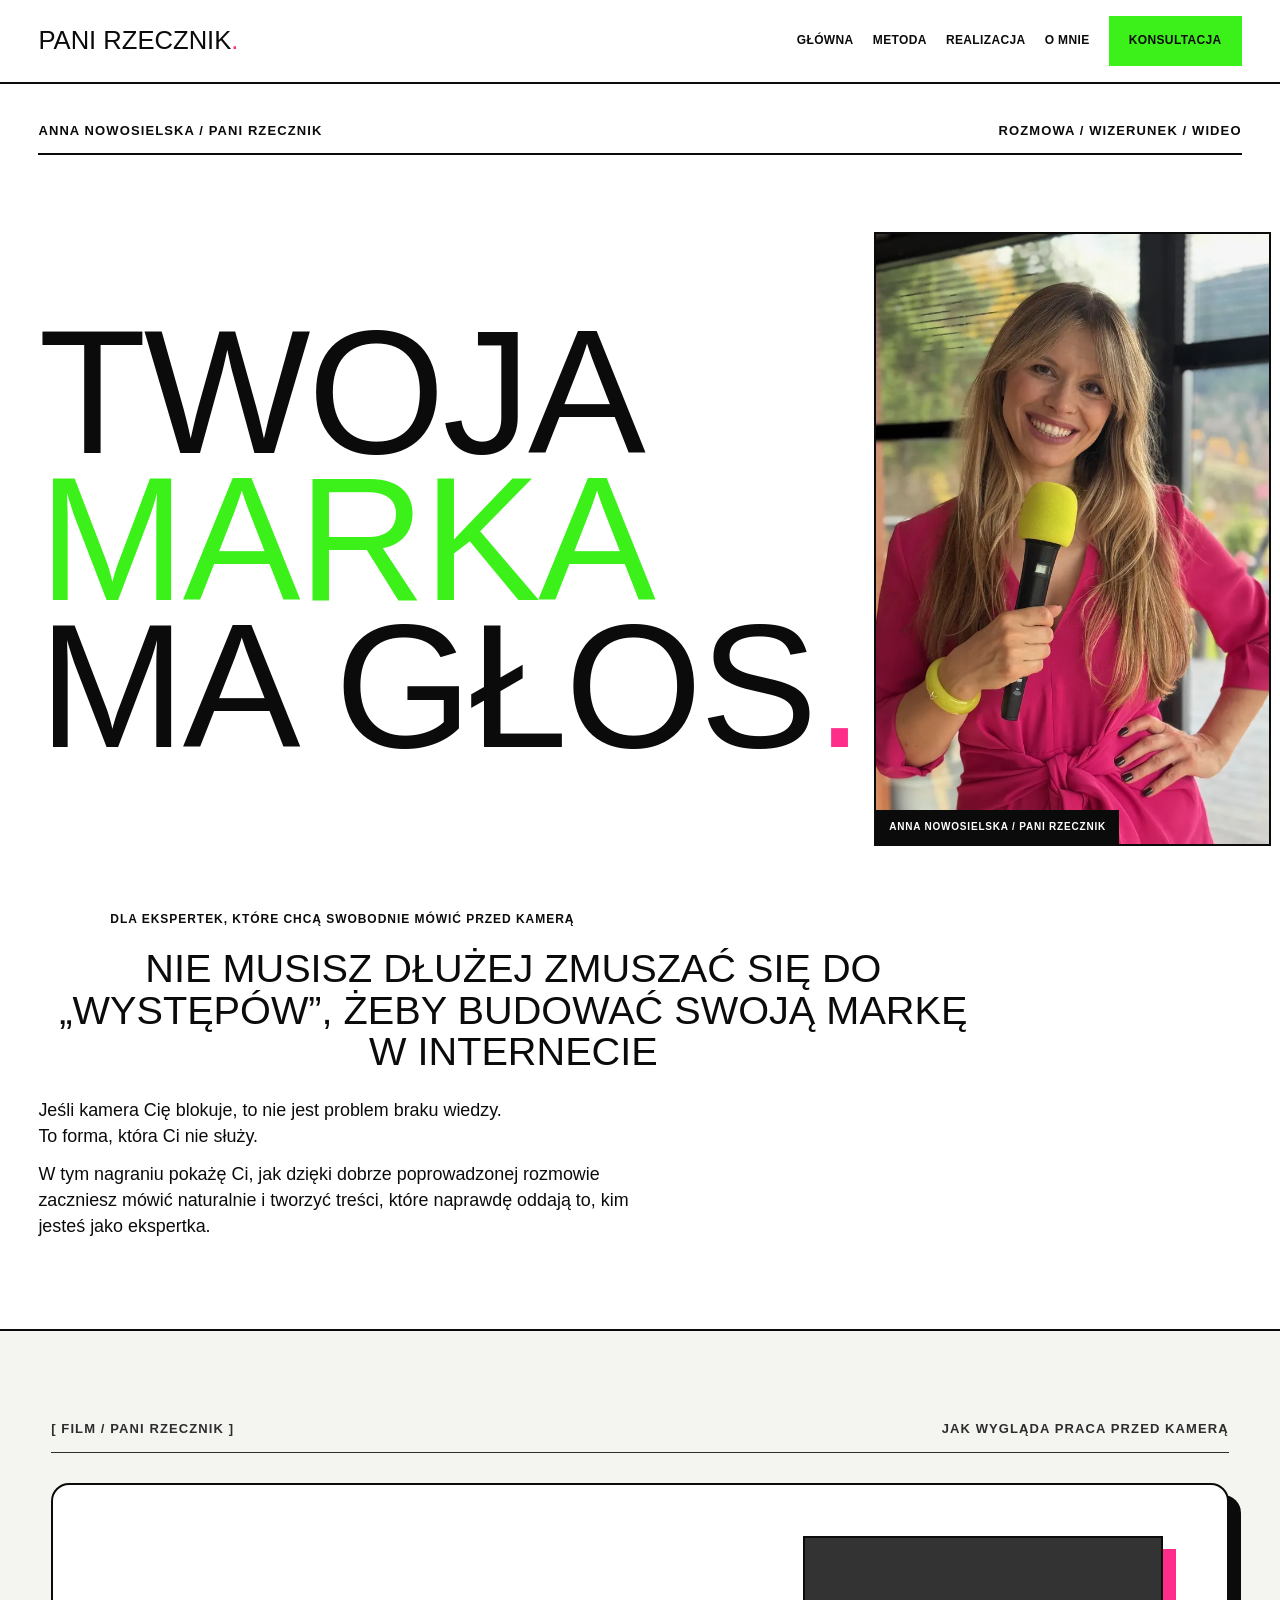
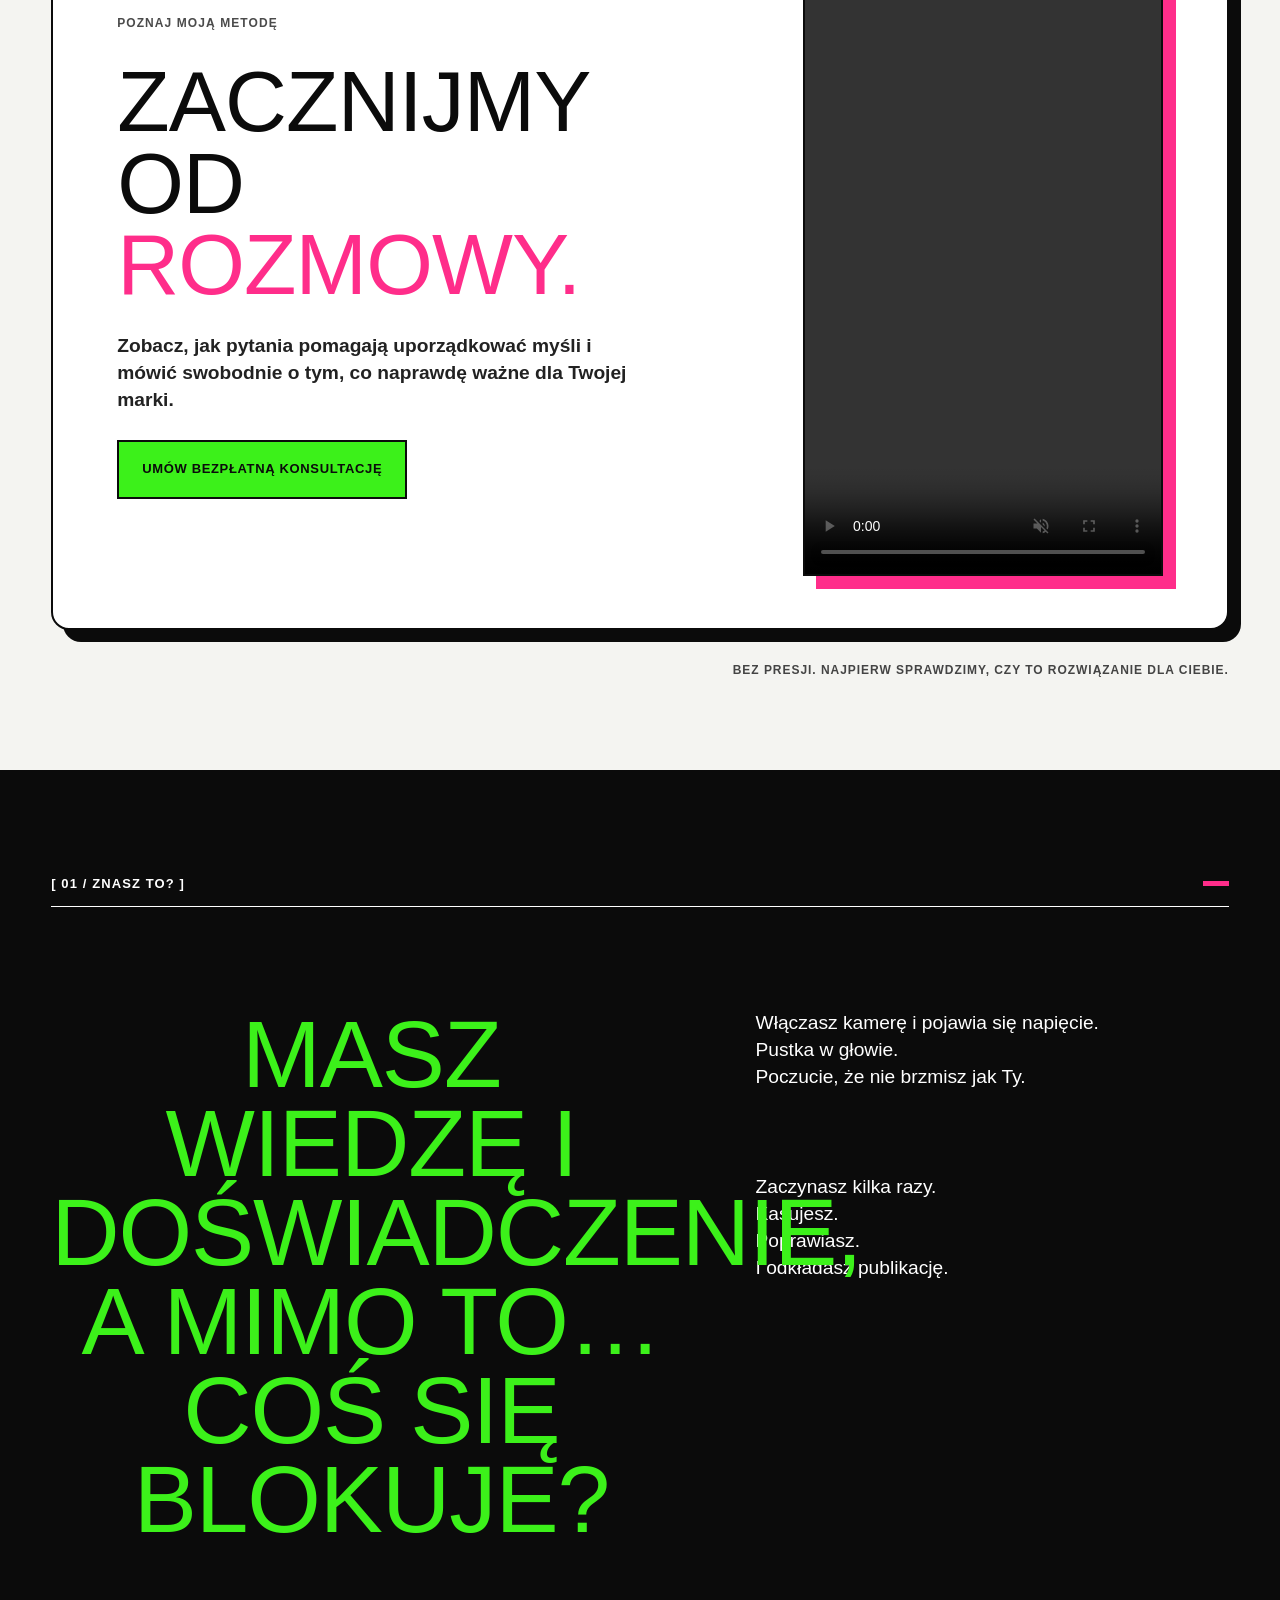
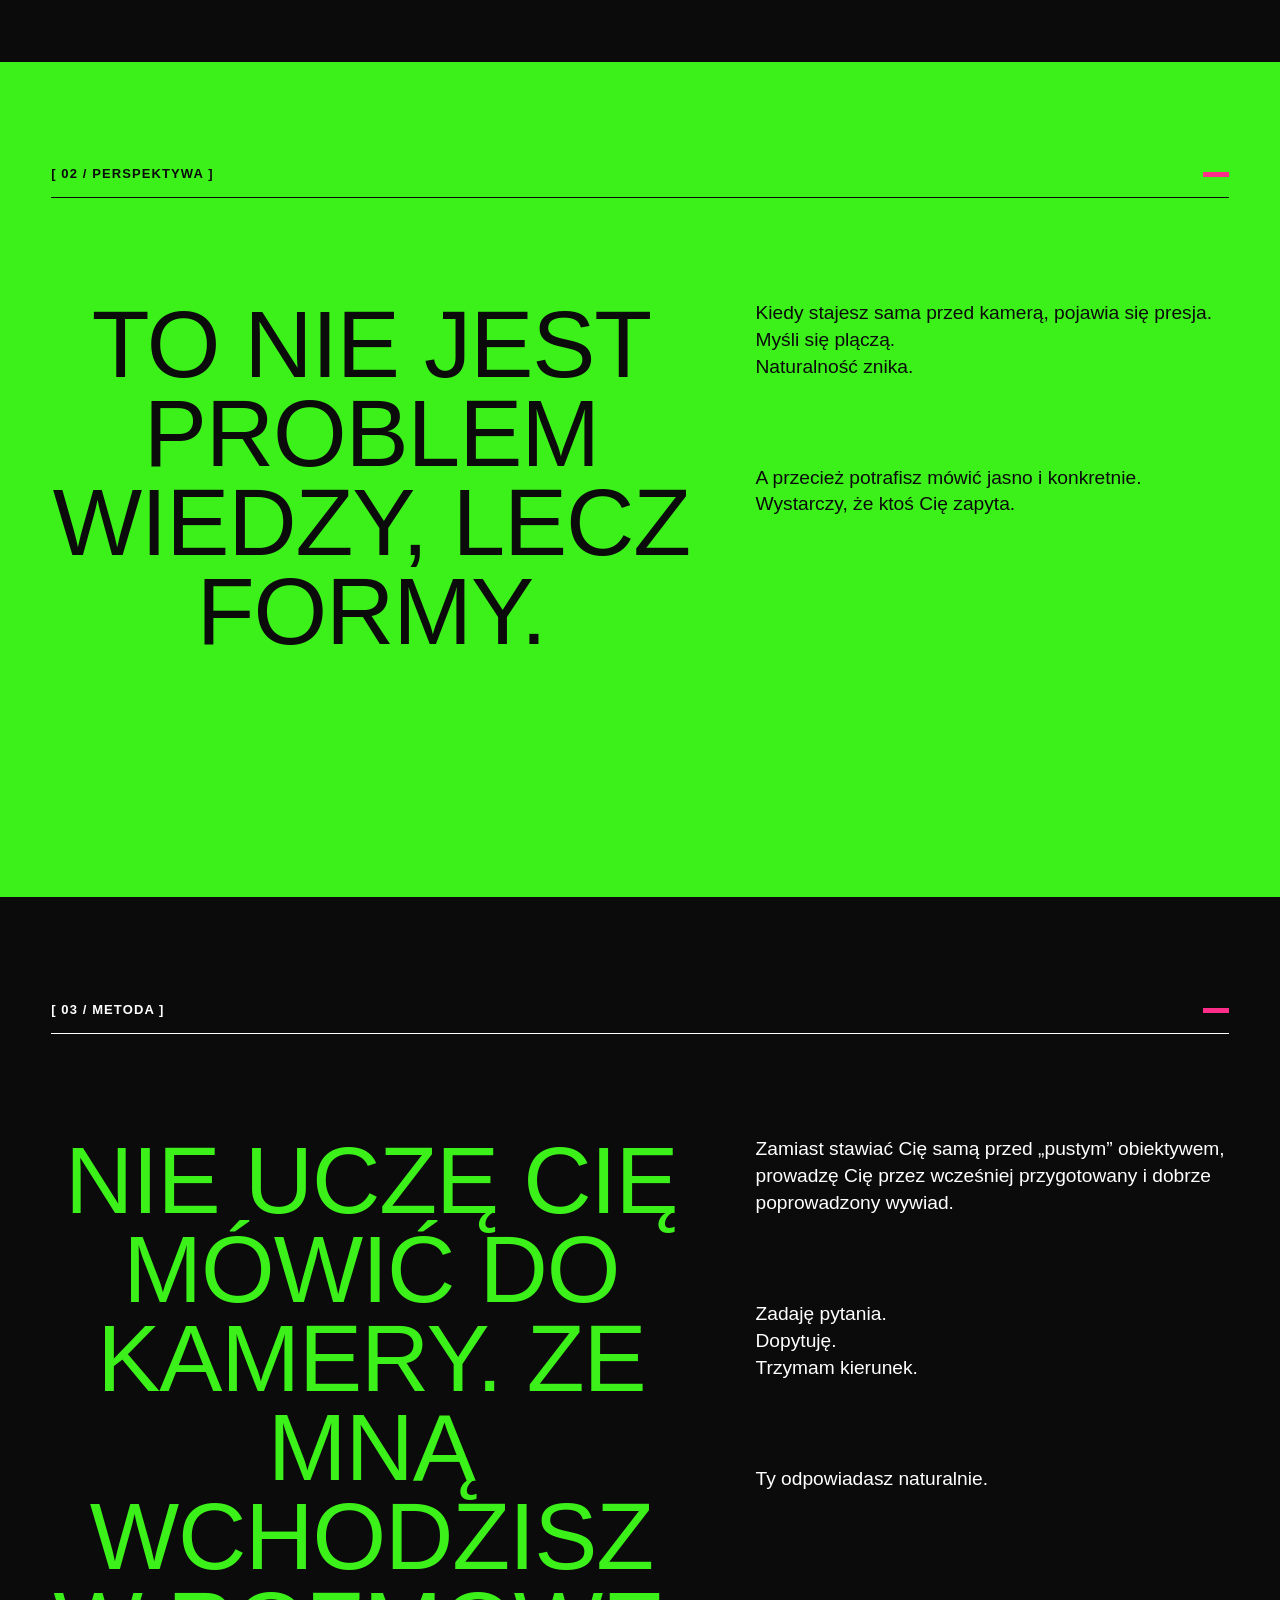
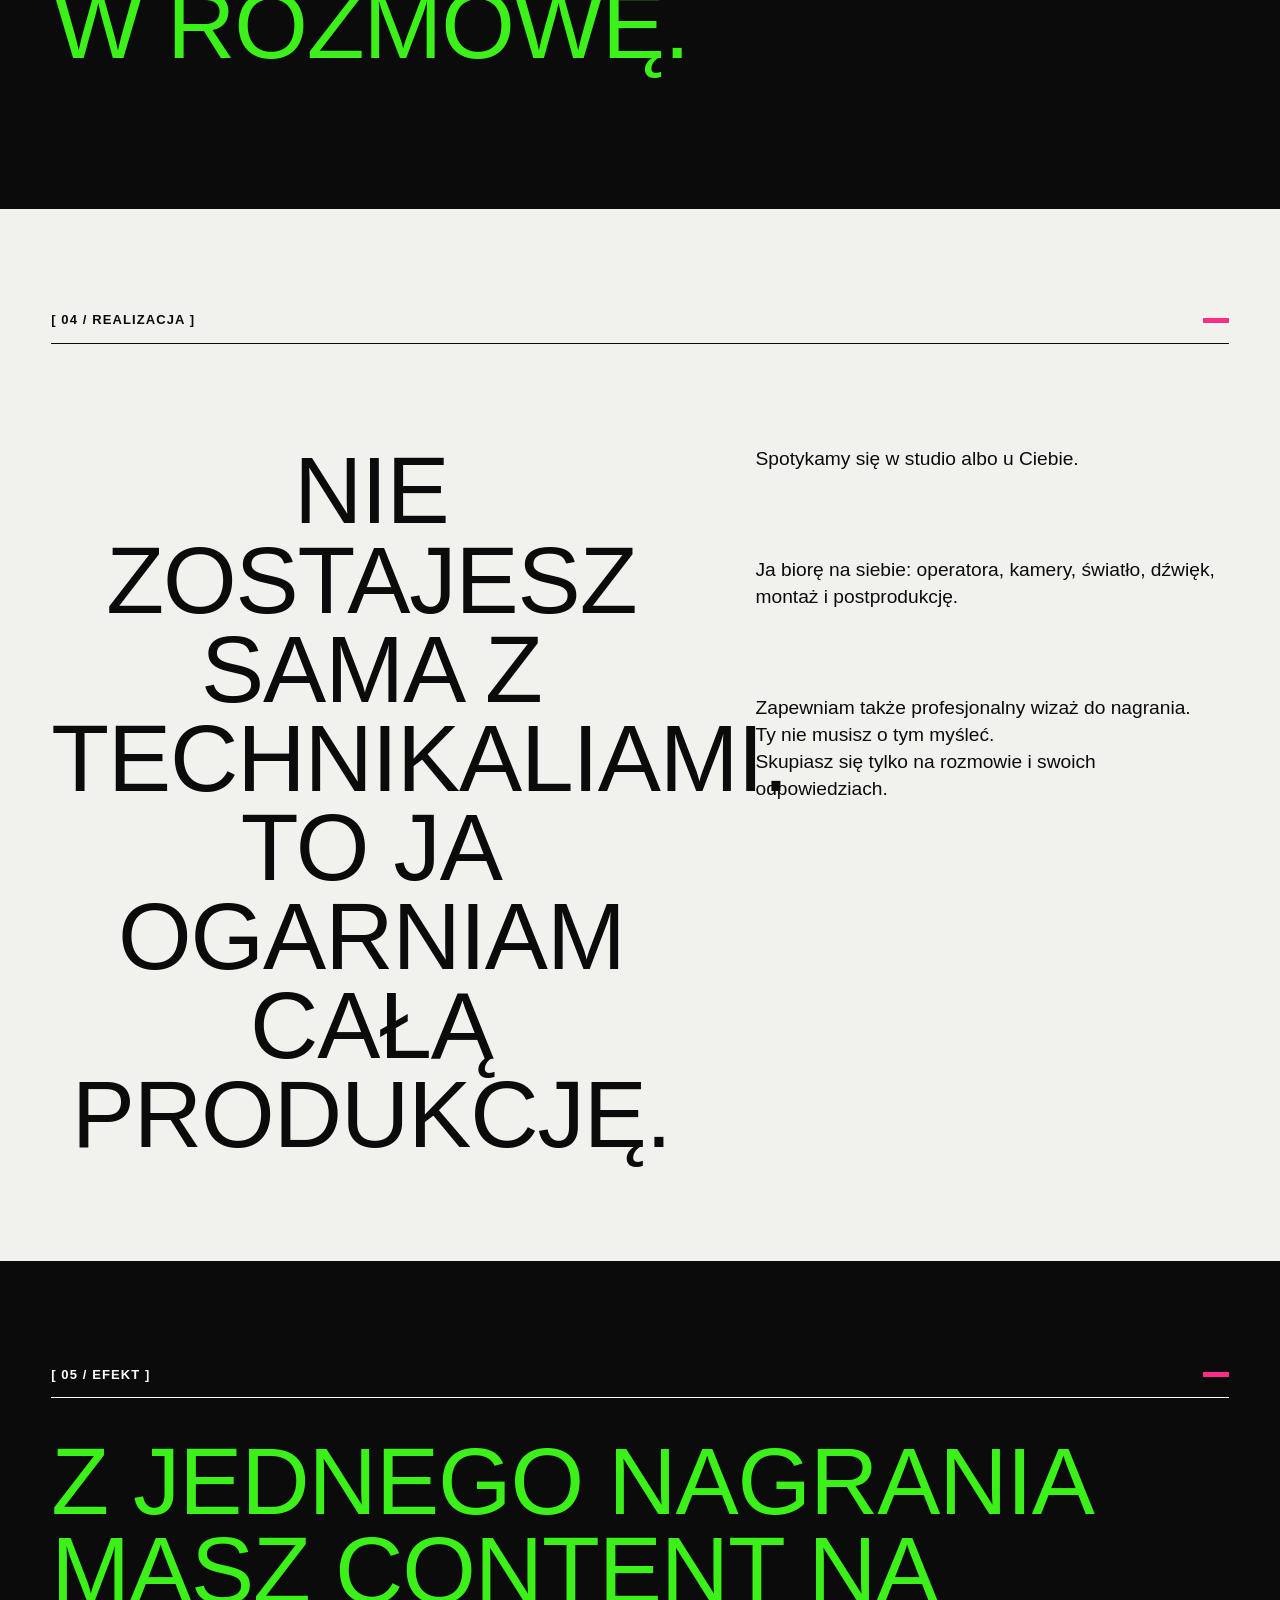
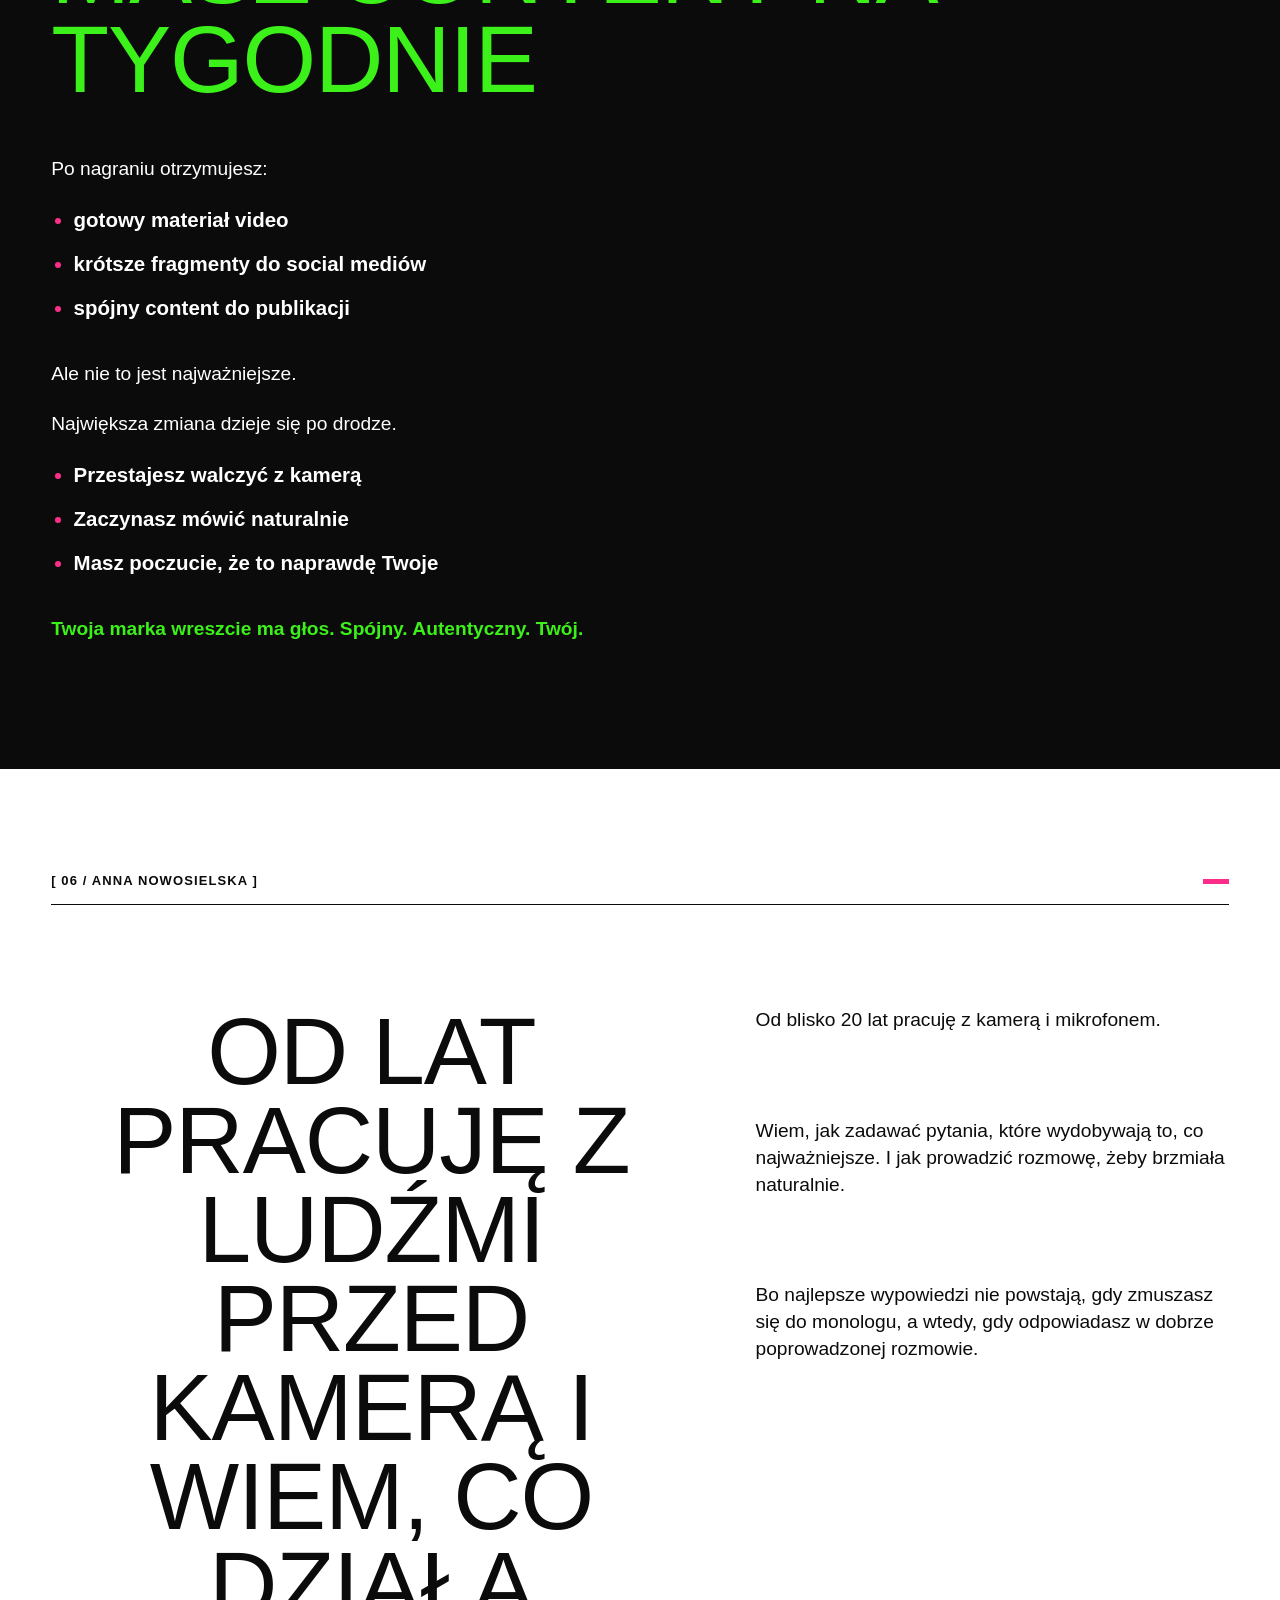
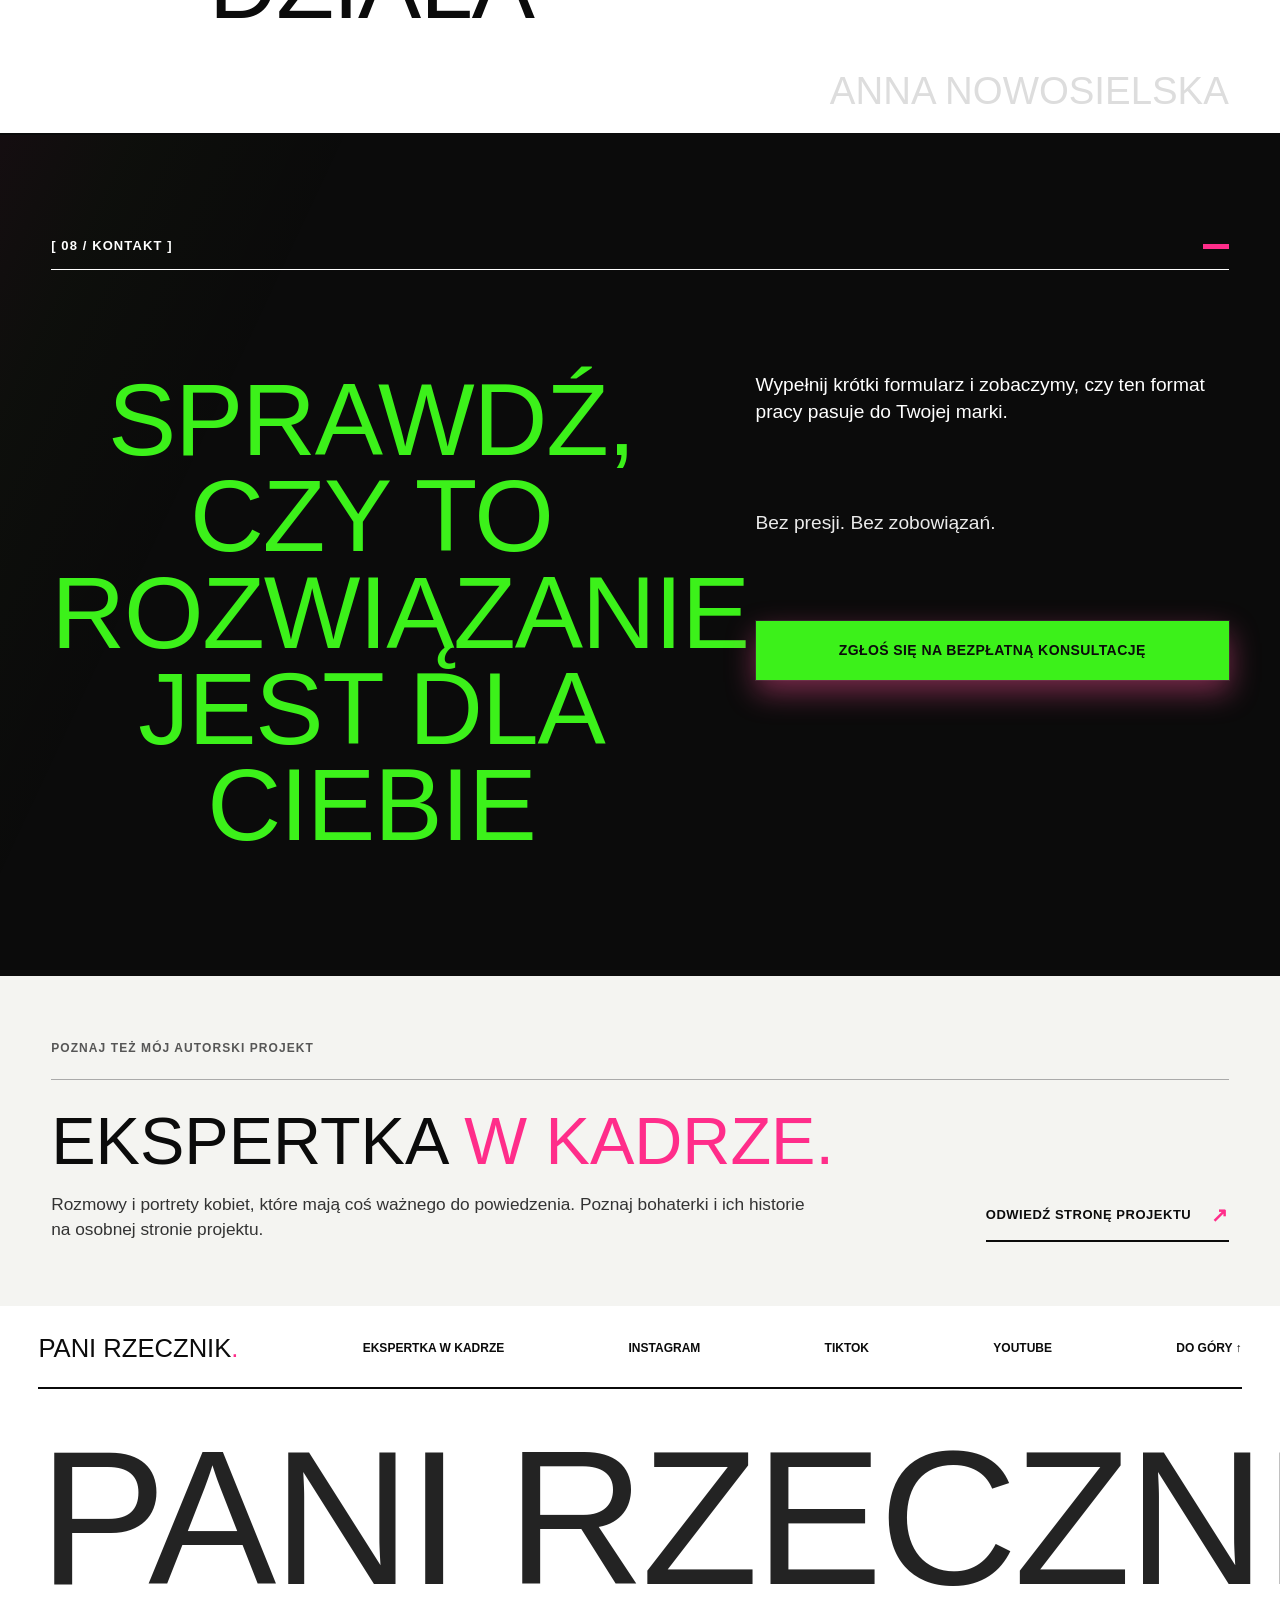
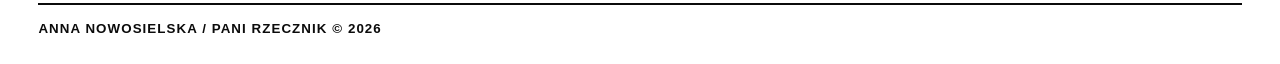
<file: index.html>
<!DOCTYPE html>
<html lang="pl">
  <head>
    <meta charset="UTF-8" />
    <meta name="viewport" content="width=device-width, initial-scale=1.0" />
    <!-- Facebook Pixel Code -->
    <script>
      !function(f,b,e,v,n,t,s){if(f.fbq)return;n=f.fbq=function(){n.callMethod?n.callMethod.apply(n,arguments):n.queue.push(arguments)};if(!f._fbq)f._fbq=n;n.push=n;n.loaded=!0;n.version='2.0';n.queue=[];t=b.createElement(e);t.async=!0;t.src=v;s=b.getElementsByTagName(e)[0];s.parentNode.insertBefore(t,s)}(window,document,'script','https://connect.facebook.net/en_US/fbevents.js');
      fbq('init', '1729986881040738');
      fbq('track', 'PageView');
    </script>
    <!-- End Facebook Pixel Code -->
    <meta
      name="description"
      content="Dla ekspertek: rozmowa zamiast presji przed kamerą, pełna produkcja nagrania i materiały na social. Zgłoś się na bezpłatną konsultację — odpowiadam osobiście."
    />
    <title>Anna Nowosielska | naturalnie przed kamerą — Pani Rzecznik</title>
    <link rel="canonical" href="https://panirzecznik.pl/" />
    <meta property="og:site_name" content="Pani Rzecznik" />
    <meta property="og:title" content="Anna Nowosielska | naturalnie przed kamerą" />
    <meta
      property="og:description"
      content="Wywiad zamiast monologu do kamery, produkcja pod klucz i content na tygodnie. Sprawdź, czy ten format pasuje do Twojej marki — bezpłatna konsultacja."
    />
    <meta property="og:url" content="https://panirzecznik.pl/" />
    <meta property="og:type" content="website" />
    <meta property="og:locale" content="pl_PL" />
    <meta name="twitter:card" content="summary" />
    <meta name="twitter:title" content="Anna Nowosielska | naturalnie przed kamerą" />
    <meta
      name="twitter:description"
      content="Wywiad zamiast monologu do kamery, produkcja pod klucz i content na tygodnie. Bezpłatna konsultacja dla ekspertek."
    />
    <link rel="preconnect" href="https://fonts.googleapis.com" />
    <link rel="preconnect" href="https://fonts.gstatic.com" crossorigin />
    <link
      href="https://fonts.googleapis.com/css2?family=Inter:wght@400;500;600;700;800&family=Manrope:wght@600;700;800&display=swap"
      rel="stylesheet"
    />
    <link rel="stylesheet" href="./styles.css" />
    <link rel="stylesheet" href="./redesign.css" />
  </head>
  <body>
    <header class="new-header">
      <a class="new-logo" href="#start">PANI RZECZNIK<span>.</span></a>
      <nav aria-label="Nawigacja główna"><a href="#start">GŁÓWNA</a><a href="#mechanism">METODA</a><a href="#offer">REALIZACJA</a><a href="#authority">O MNIE</a><button data-open-form>KONSULTACJA</button></nav>
    </header>
    <noscript> <img height="1" width="1" src="https://www.facebook.com/tr?id=1729986881040738&ev=PageView&noscript=1"/></noscript>
    <main class="page">
      <section class="hero card fade-in" id="start">
        <div class="eyebrow"><span>ANNA NOWOSIELSKA / PANI RZECZNIK</span><span>ROZMOWA / WIZERUNEK / WIDEO</span></div>
        <div class="hero-brand"><div class="hero-brand-text">TWOJA<br><i>MARKA</i><br>MA GŁOS<span>.</span></div><figure><img src="./anna-nowosielska.webp" alt="Anna Nowosielska z mikrofonem" width="800" height="1067"><figcaption>ANNA NOWOSIELSKA / PANI RZECZNIK</figcaption></figure></div>
        <p class="label">Dla ekspertek, które chcą swobodnie mówić przed kamerą</p>
        <h1>
          Nie musisz dłużej zmuszać się do „występów”, żeby budować swoją markę w
          internecie
        </h1>
        <p>
          Jeśli kamera Cię blokuje, to nie jest problem braku wiedzy.<br />
          To forma, która Ci nie służy.
        </p>
        <p>
          W tym nagraniu pokażę Ci, jak dzięki dobrze poprowadzonej rozmowie
          zaczniesz mówić naturalnie i tworzyć treści, które naprawdę oddają to,
          kim jesteś jako ekspertka.
        </p>
      </section>

      <section class="video-section" id="film">
        <div class="section-tag"><span>[ FILM / PANI RZECZNIK ]</span><span>JAK WYGLĄDA PRACA PRZED KAMERĄ</span></div>
        <div class="video-wrap">
          <div class="video-editorial">
            <p class="video-index">POZNAJ MOJĄ METODĘ</p>
            <p class="video-headline">ZACZNIJMY<br />OD <span>ROZMOWY.</span></p>
            <p class="video-note">Zobacz, jak pytania pomagają uporządkować myśli i mówić swobodnie o tym, co naprawdę ważne dla Twojej marki.</p>
            <button class="video-cta" data-open-form>UMÓW BEZPŁATNĄ KONSULTACJĘ</button>
          </div>
          <div class="video-portrait">
            <video autoplay muted playsinline controls preload="metadata">
              <source src="https://panirzecznik.pl/video/hero.mp4" type="video/mp4" />
              Twoja przeglądarka nie obsługuje odtwarzania video.
            </video>
          </div>
        </div>
        <p class="video-footnote">BEZ PRESJI. NAJPIERW SPRAWDZIMY, CZY TO ROZWIĄZANIE DLA CIEBIE.</p>
      </section>

      <section class="card content-section fade-in" id="problem">
        <div class="section-tag">[ 01 / ZNASZ TO? ]</div>
        <h2>Masz wiedzę i doświadczenie, a mimo to… coś się blokuje?</h2>
        <p>
          Włączasz kamerę i pojawia się napięcie.<br />Pustka w głowie.<br />Poczucie,
          że nie brzmisz jak Ty.
        </p>
        <p>
          Zaczynasz kilka razy.<br />Kasujesz.<br />Poprawiasz.<br />I odkładasz
          publikację.
        </p>
      </section>

      <section class="card content-section fade-in" id="insight">
        <div class="section-tag">[ 02 / PERSPEKTYWA ]</div>
        <h2>To nie jest problem wiedzy, lecz formy.</h2>
        <p>
          Kiedy stajesz sama przed kamerą, pojawia się presja.<br />Myśli się
          plączą.<br />Naturalność znika.
        </p>
        <p>
          A przecież potrafisz mówić jasno i konkretnie.<br />Wystarczy, że ktoś
          Cię zapyta.
        </p>
      </section>

      <section class="card content-section fade-in" id="mechanism">
        <div class="section-tag">[ 03 / METODA ]</div>
        <h2>Nie uczę Cię mówić do kamery. Ze mną wchodzisz w rozmowę.</h2>
        <p>
          Zamiast stawiać Cię samą przed „pustym” obiektywem, prowadzę Cię przez
          wcześniej przygotowany i dobrze poprowadzony wywiad.
        </p>
        <p>Zadaję pytania.<br />Dopytuję.<br />Trzymam kierunek.</p>
        <p>Ty odpowiadasz naturalnie.</p>
      </section>

      <section class="card content-section fade-in" id="offer">
        <div class="section-tag">[ 04 / REALIZACJA ]</div>
        <h2>Nie zostajesz sama z technikaliami. To ja ogarniam całą produkcję.</h2>
        <p>Spotykamy się w studio albo u Ciebie.</p>
        <p>
          Ja biorę na siebie: operatora, kamery, światło, dźwięk, montaż i
          postprodukcję.
        </p>
        <p>
          Zapewniam także profesjonalny wizaż do nagrania.<br />Ty nie musisz o tym
          myśleć.<br />Skupiasz się tylko na rozmowie i swoich odpowiedziach.
        </p>
      </section>

      <section class="card content-section fade-in" id="result">
        <div class="section-tag">[ 05 / EFEKT ]</div>
        <h2>Z jednego nagrania masz content na tygodnie</h2>
        <p>Po nagraniu otrzymujesz:</p>
        <ul class="bullet-list">
          <li>gotowy materiał video</li>
          <li>krótsze fragmenty do social mediów</li>
          <li>spójny content do publikacji</li>
        </ul>
        <p>Ale nie to jest najważniejsze.</p>
        <p>Największa zmiana dzieje się po drodze.</p>
        <ul class="bullet-list">
          <li>Przestajesz walczyć z kamerą</li>
          <li>Zaczynasz mówić naturalnie</li>
          <li>Masz poczucie, że to naprawdę Twoje</li>
        </ul>
        <p>Twoja marka wreszcie ma głos. Spójny. Autentyczny. Twój.</p>
      </section>

      <section class="card content-section fade-in" id="authority">
        <div class="section-tag">[ 06 / ANNA NOWOSIELSKA ]</div>
        <h2>Od lat pracuję z ludźmi przed kamerą i wiem, co działa</h2>
        <p>Od blisko 20 lat pracuję z kamerą i mikrofonem.</p>
        <p>
          Wiem, jak zadawać pytania, które wydobywają to, co najważniejsze. I jak
          prowadzić rozmowę, żeby brzmiała naturalnie.
        </p>
        <p>
          Bo najlepsze wypowiedzi nie powstają, gdy zmuszasz się do monologu, a
          wtedy, gdy odpowiadasz w dobrze poprowadzonej rozmowie.
        </p>
      </section>

      <section class="card content-section content-section--dark fade-in" id="final-cta">
        <div class="section-tag">[ 08 / KONTAKT ]</div>
        <h2>Sprawdź, czy to rozwiązanie jest dla Ciebie</h2>
        <p>
          Wypełnij krótki formularz i zobaczymy, czy ten format pracy pasuje do
          Twojej marki.
        </p>
        <p>Bez presji. Bez zobowiązań.</p>
        <button class="btn btn--light" data-open-form>
          Zgłoś się na bezpłatną konsultację
        </button>
      </section>
      <aside class="project-note" id="program" aria-label="Powiązany projekt Anny Nowosielskiej">
        <div class="project-note__eyebrow">POZNAJ TEŻ MÓJ AUTORSKI PROJEKT</div>
        <div class="project-note__content"><div><h2>Ekspertka <span>w kadrze.</span></h2><p>Rozmowy i portrety kobiet, które mają coś ważnego do powiedzenia. Poznaj bohaterki i ich historie na osobnej stronie projektu.</p></div><a href="https://ekspertkawkadrze.pl/" target="_blank" rel="noopener" class="project-note__link">ODWIEDŹ STRONĘ PROJEKTU <span aria-hidden="true">↗</span></a></div>
      </aside>
    </main>
    <footer class="new-footer"><div><a href="#start">PANI RZECZNIK<span>.</span></a><a href="https://ekspertkawkadrze.pl/" target="_blank" rel="noopener">EKSPERTKA W KADRZE</a><a href="https://www.instagram.com/panirzecznik/" target="_blank" rel="noopener">INSTAGRAM</a><a href="https://www.tiktok.com/@panirzecznik" target="_blank" rel="noopener">TIKTOK</a><a href="https://www.youtube.com/@PaniRzecznik" target="_blank" rel="noopener">YOUTUBE</a><a href="#start">DO GÓRY ↑</a></div><p aria-hidden="true">PANI RZECZNIK<span>.</span></p><small>ANNA NOWOSIELSKA / PANI RZECZNIK © 2026</small></footer>

    <section class="form-modal" id="consultation-form" aria-hidden="true">
      <div class="form-modal__backdrop" data-close-form></div>
      <div class="form-modal__card" role="dialog" aria-modal="true" aria-labelledby="form-title">
        <button class="close-btn" aria-label="Zamknij formularz" data-close-form>
          Zamknij
        </button>
        <h3 id="form-title">Zgłoś się na bezpłatną konsultację</h3>
        <p class="form-intro">
          Zostaw kilka podstawowych informacji — sprawdzę, czy ten format pracy
          pasuje do Twojej marki. Odpowiadam osobiście na każde zgłoszenie.
        </p>
        <form class="premium-form" id="lead-form" method="post" action="./submit.php">
          <input
            type="text"
            name="website"
            tabindex="-1"
            autocomplete="off"
            class="hp-field"
            aria-hidden="true"
          />
          <label for="name">Jak mogę się do Ciebie zwracać?</label>
          <input
            id="name"
            name="name"
            type="text"
            required
            placeholder="np. Anna Kowalska"
            autocomplete="name"
          />

          <label for="email">Na jaki adres e-mail mam wrócić z odpowiedzią?</label>
          <input
            id="email"
            name="email"
            type="email"
            required
            placeholder="np. anna@twojadomena.pl"
            autocomplete="email"
          />

          <label for="phone">Jeśli wolisz, żebym oddzwoniła, zostaw numer telefonu</label>
          <input
            id="phone"
            name="phone"
            type="tel"
            placeholder="np. +48 600 000 000"
            autocomplete="tel"
          />

          <label for="business">Czym się zajmujesz?</label>
          <textarea
            id="business"
            name="business"
            rows="3"
            required
            placeholder="Napisz krótko, czym się zajmujesz i do kogo kierujesz swoją ofertę."
          ></textarea>

          <label for="challenge">Jaki jest Twój największy problem z nagraniami?</label>
          <textarea
            id="challenge"
            name="challenge"
            rows="3"
            required
            placeholder="np. stres przed kamerą, brak naturalności, brak pomysłu na content"
          ></textarea>

          <label for="outcome">Co chcesz osiągnąć?</label>
          <textarea
            id="outcome"
            name="outcome"
            rows="3"
            required
            placeholder="np. regularne rolki, profesjonalny video podcast, większa widoczność marki"
          ></textarea>

          <button type="submit" class="btn" id="submit-btn">Wyślij zgłoszenie</button>
        </form>
        <p class="form-error" id="form-error" hidden>
          Coś poszło nie tak. Spróbuj ponownie za chwilę.
        </p>
        <div class="form-success" hidden>
          <h4>Dziękuję za zgłoszenie</h4>
          <p>
            Zapoznam się z Twoimi odpowiedziami osobiście i wrócę do Ciebie w
            ciągu 24–48 godzin roboczych. Jeśli uznam, że ten format będzie dla
            Ciebie najlepszym rozwiązaniem, zaproszę Cię na bezpłatną konsultację.
          </p>
          <p class="signature">Anna Nowosielska</p>
        </div>
      </div>
    </section>

    <script src="./script.js"></script>
  </body>
</html>
</file>
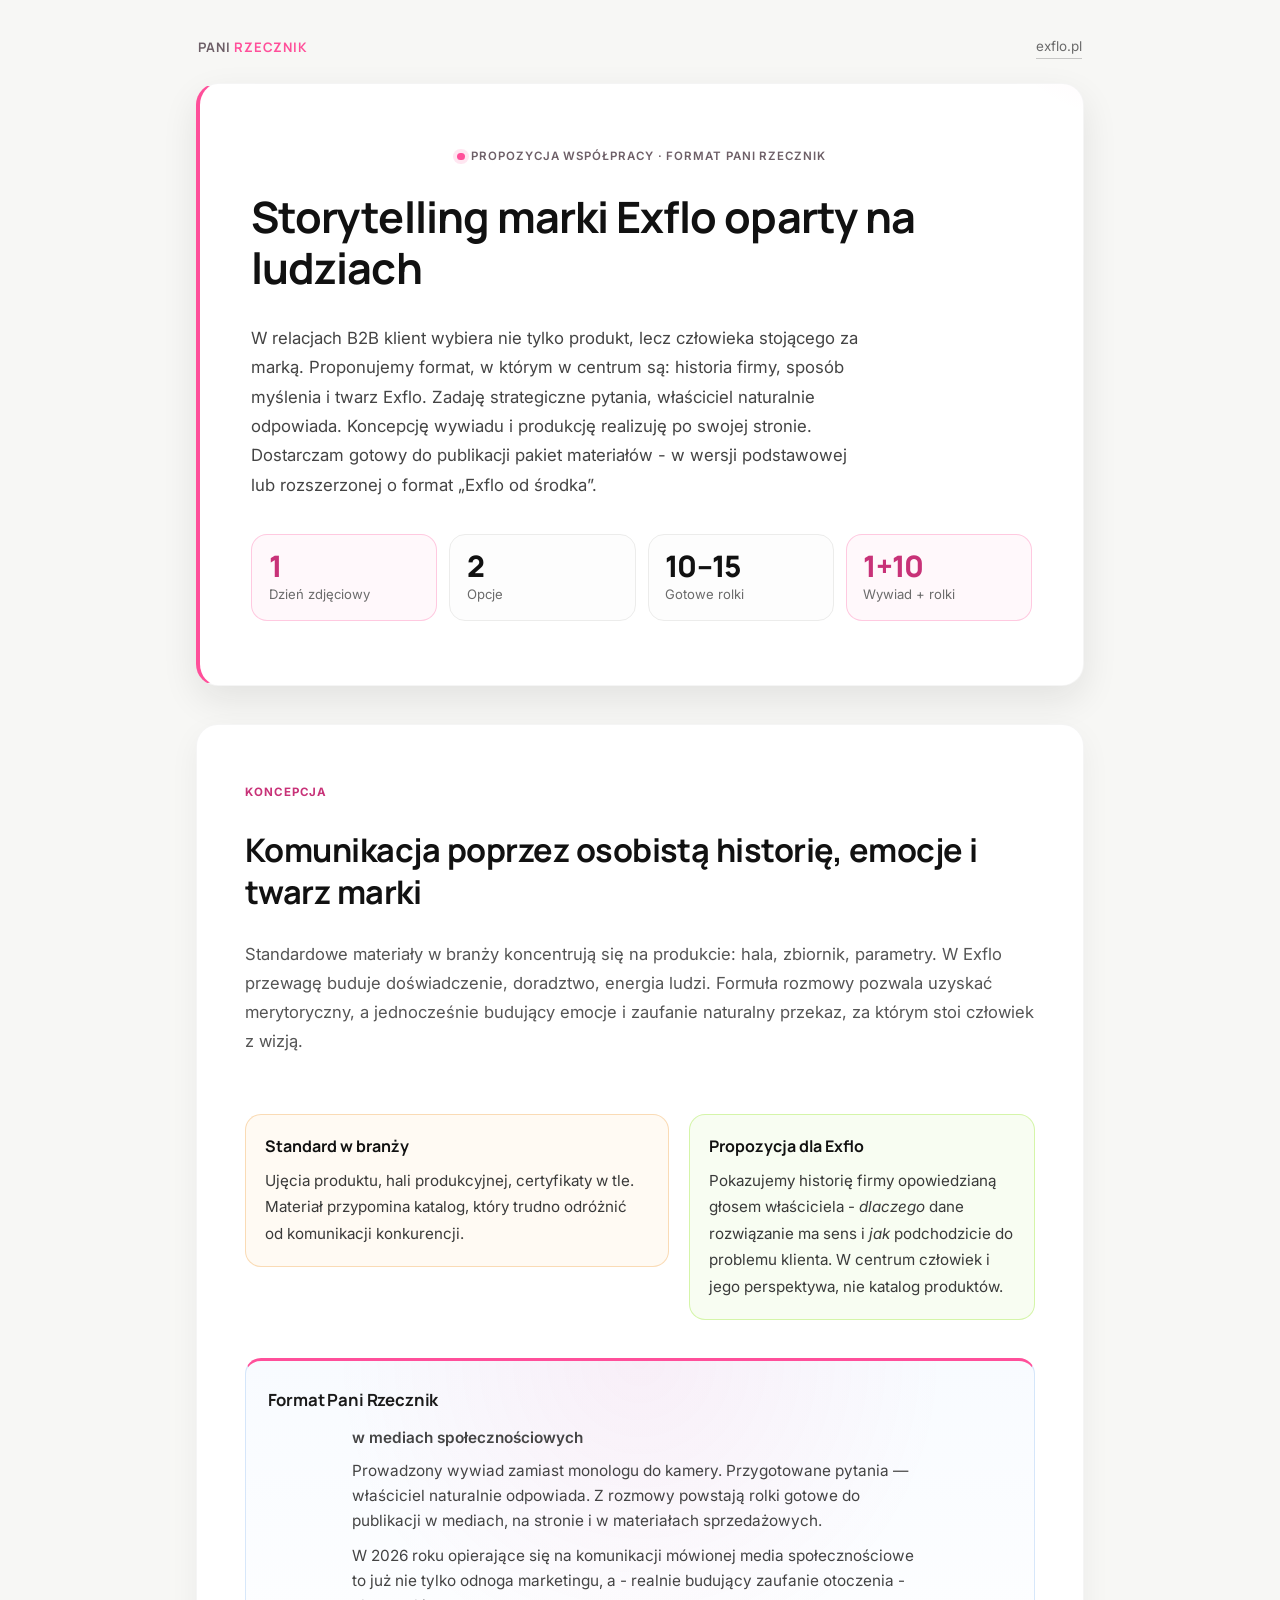
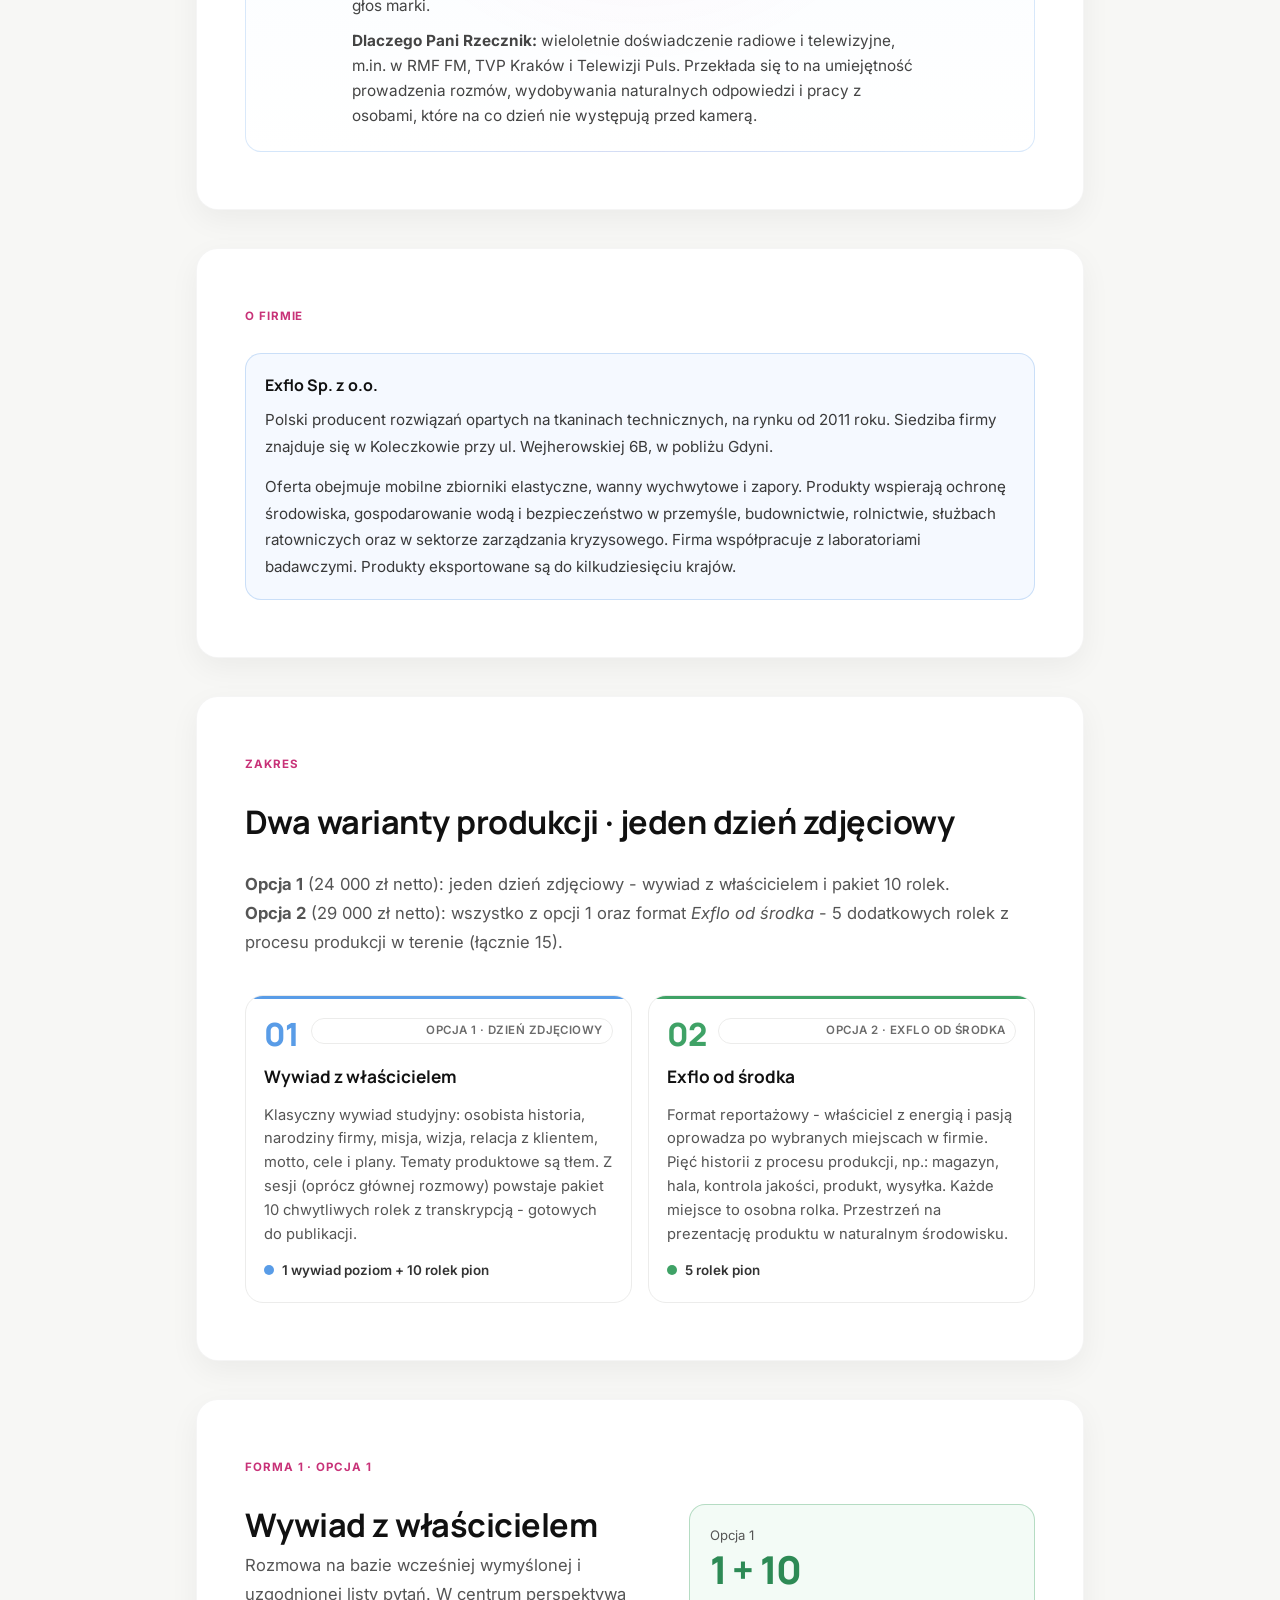
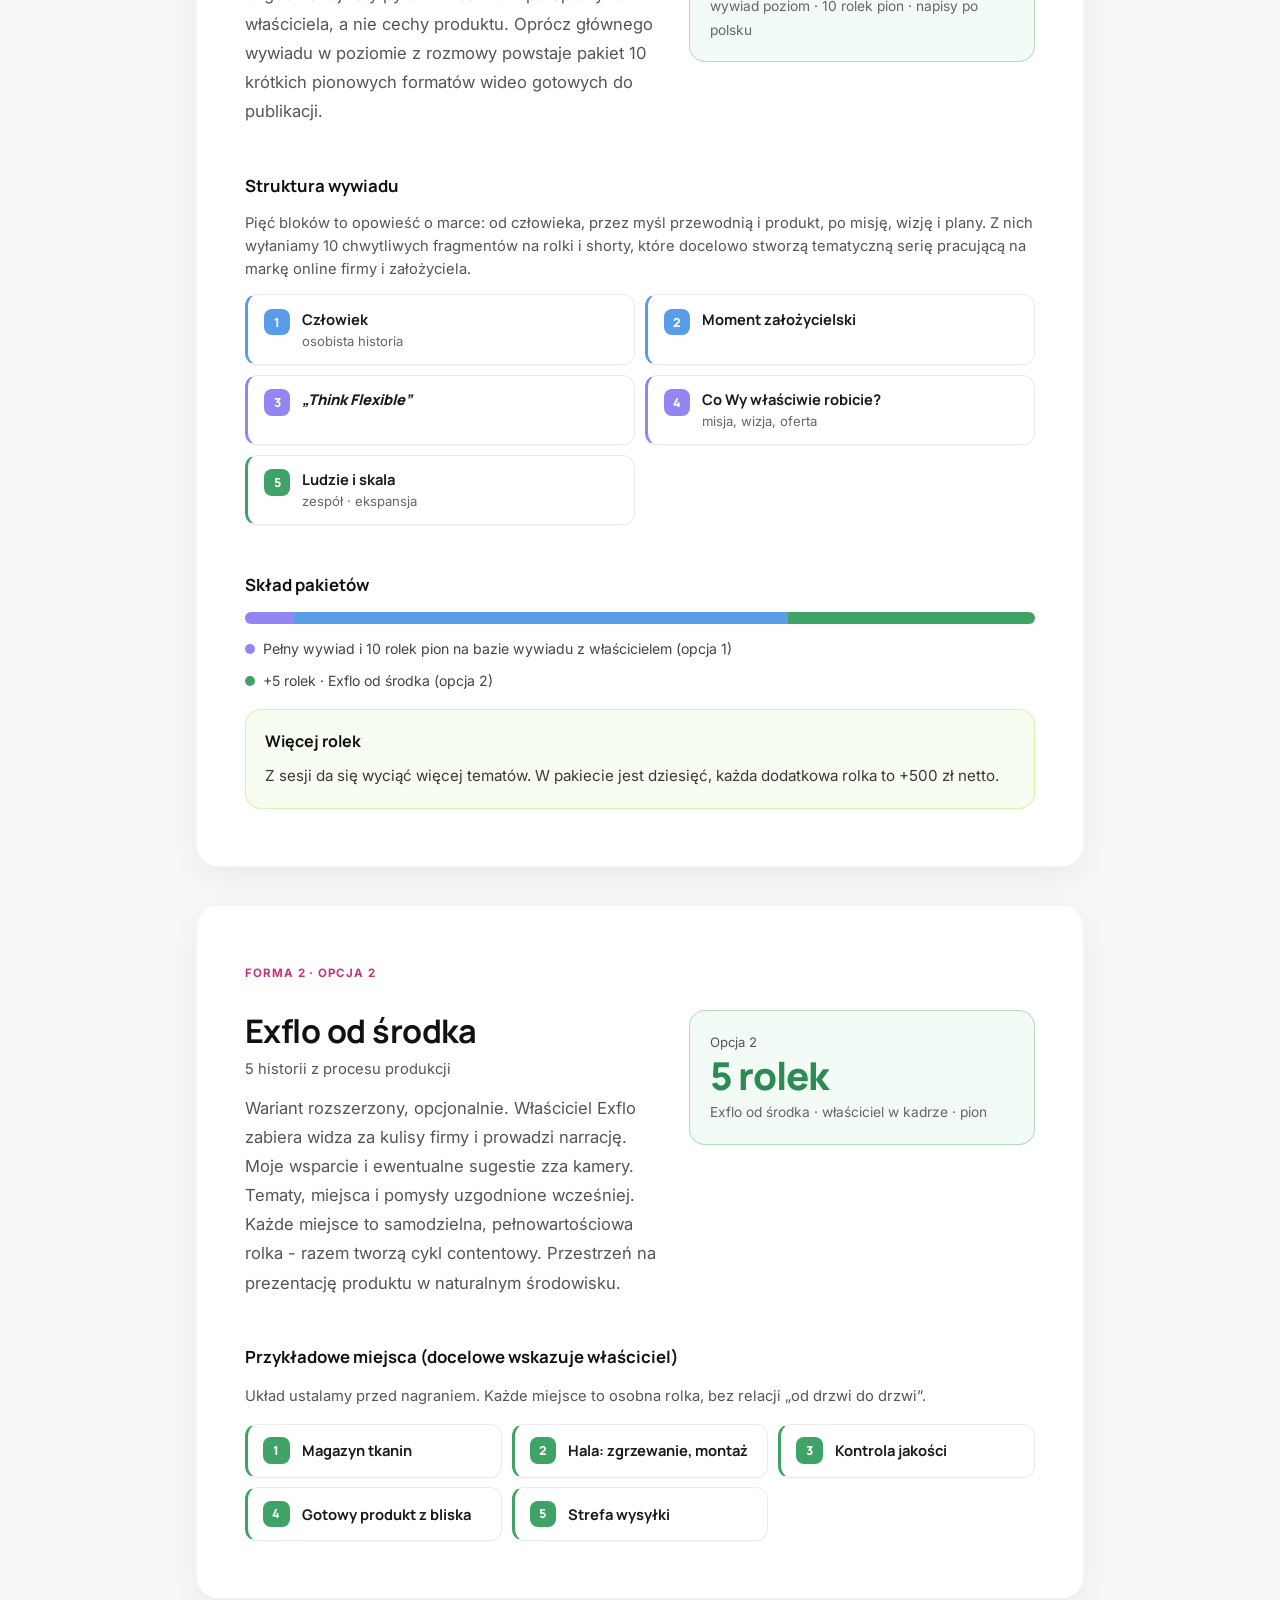
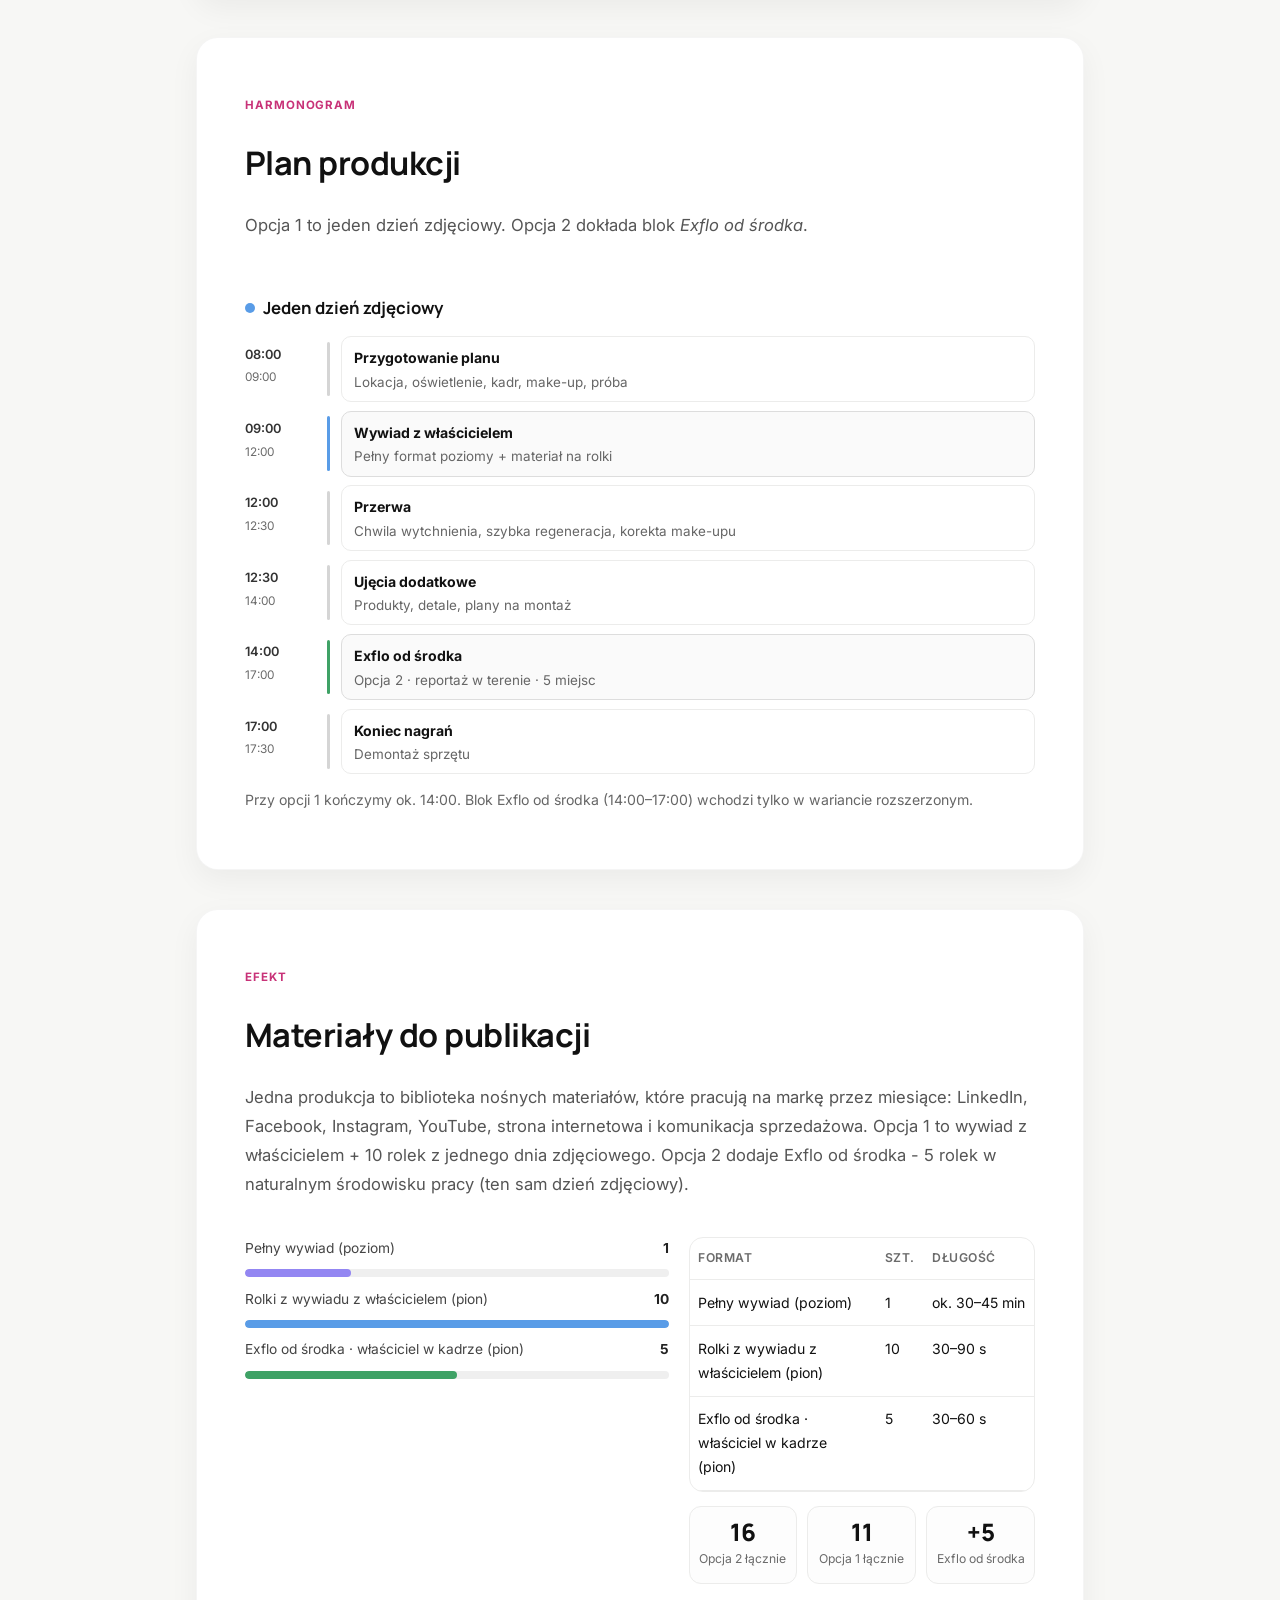
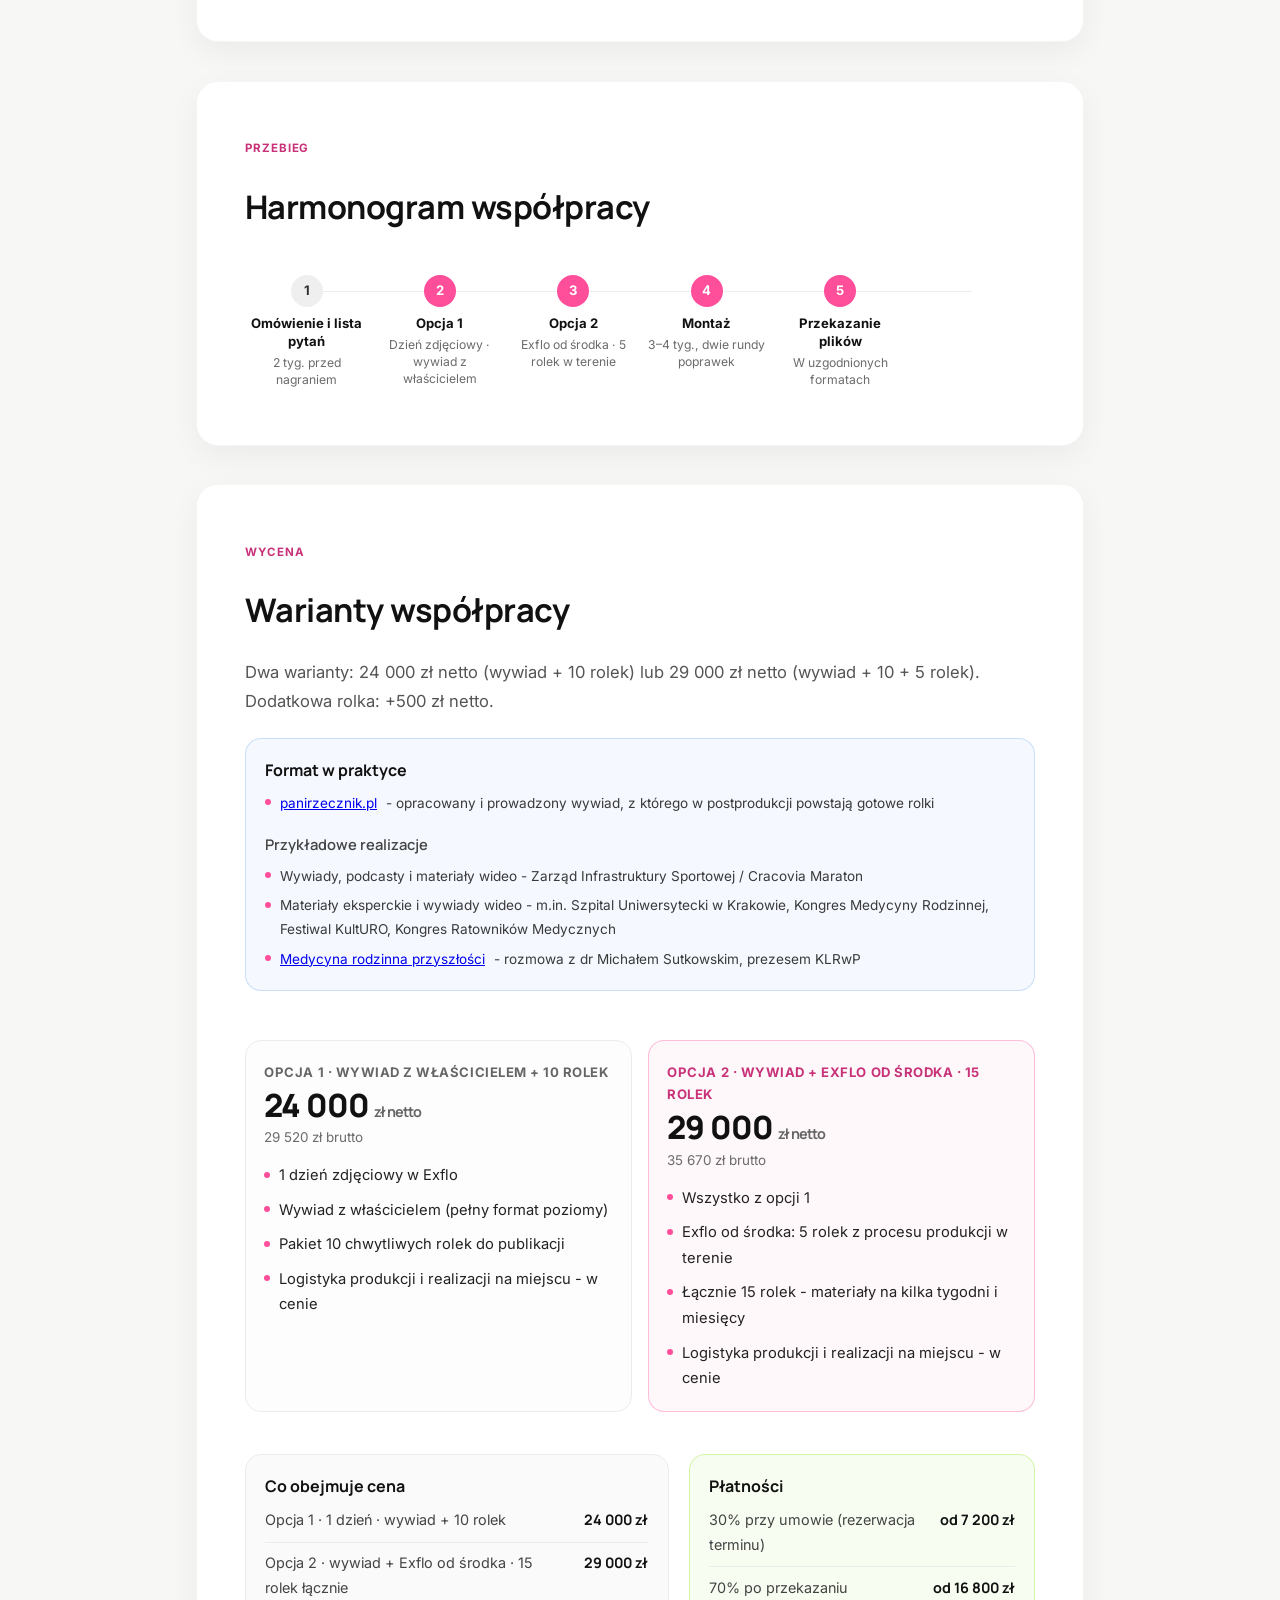
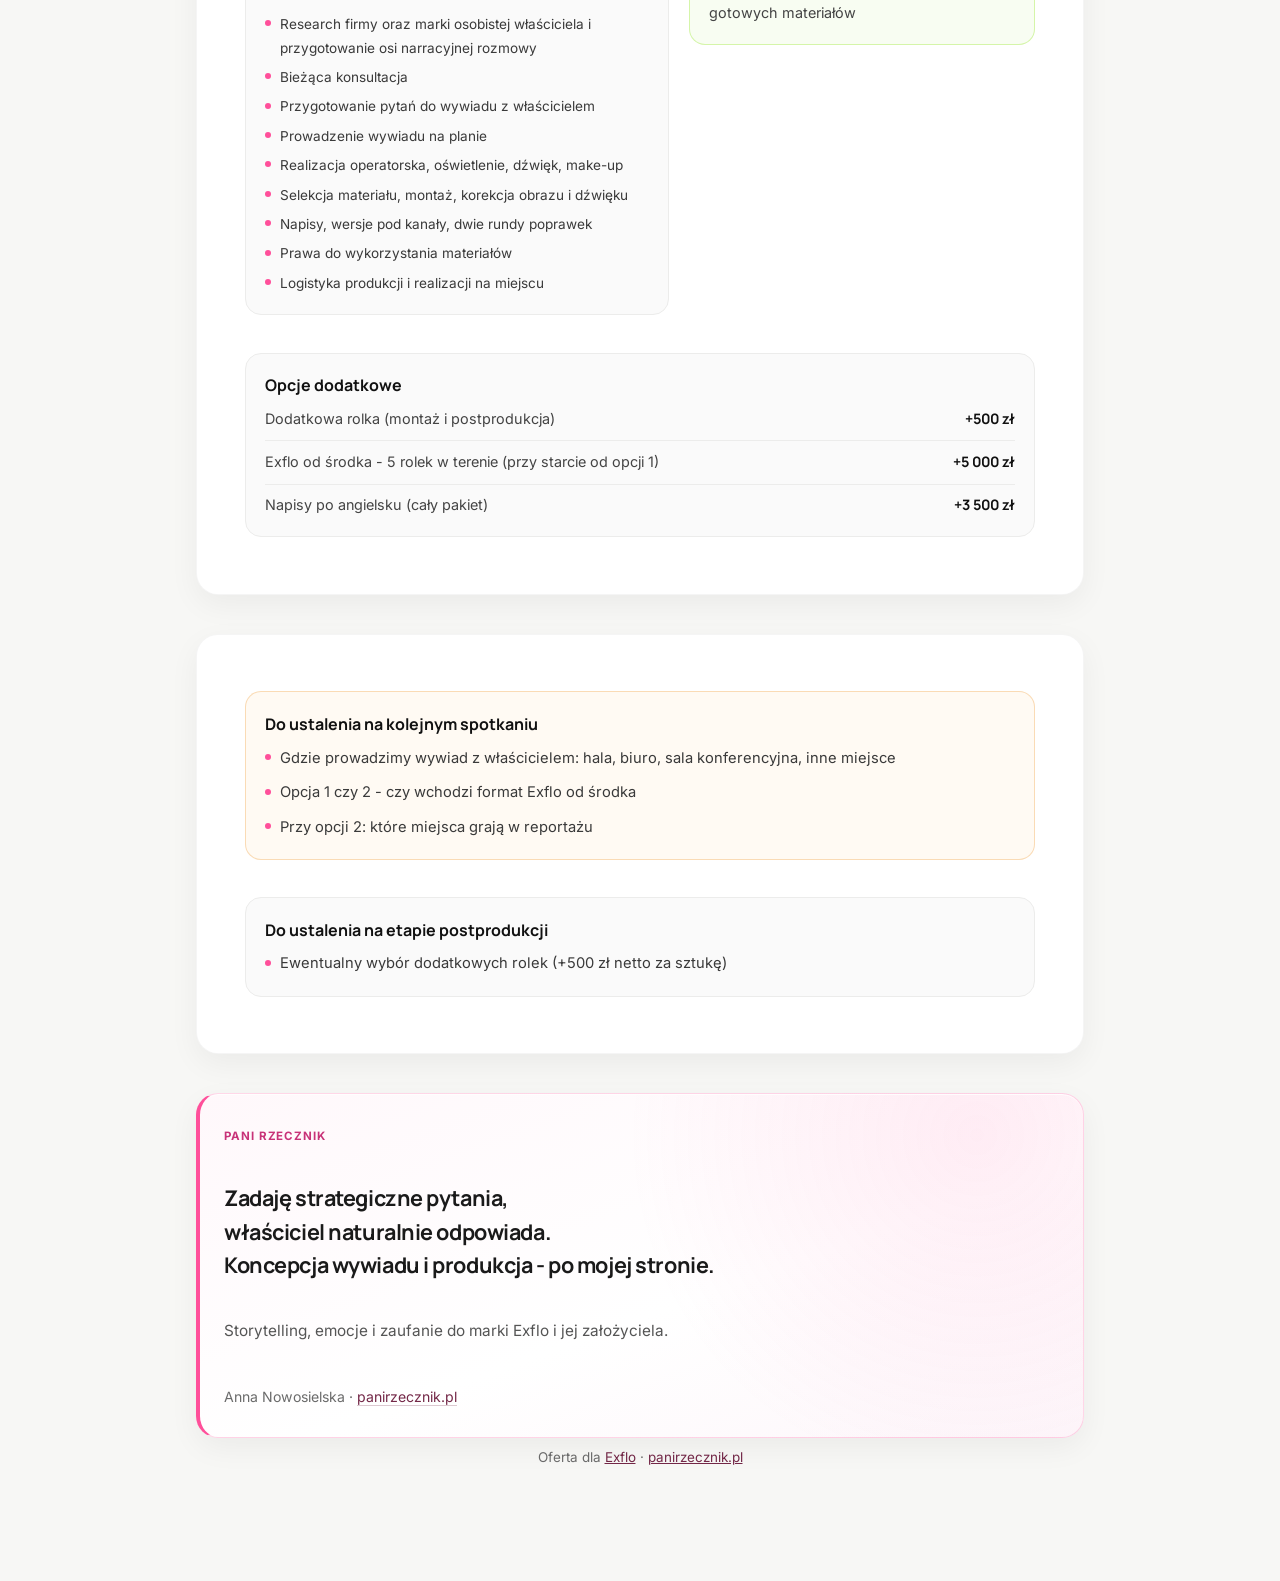
<file: exflo/index.html>
<!DOCTYPE html>
<html lang="pl">
  <head>
    <meta charset="UTF-8" />
    <meta name="viewport" content="width=device-width, initial-scale=1.0" />
    <meta
      name="description"
      content="Propozycja dla Exflo: wywiad z właścicielem, pełny format poziomy i 10 rolek (24 tys. zł) lub wariant Exflo od środka - 15 rolek (29 tys. zł). Format Pani Rzecznik."
    />
    <title>Exflo | format Pani Rzecznik | Anna Nowosielska</title>
    <link rel="canonical" href="https://panirzecznik.pl/exflo/" />
    <meta property="og:site_name" content="Pani Rzecznik" />
    <meta property="og:title" content="Exflo | format Pani Rzecznik" />
    <meta
      property="og:description"
      content="Storytelling Exflo: wywiad z właścicielem, pełny format poziomy i 10 rolek (24 tys. zł) lub Exflo od środka - 15 rolek (29 tys. zł). Format Pani Rzecznik."
    />
    <meta property="og:url" content="https://panirzecznik.pl/exflo/" />
    <meta property="og:type" content="website" />
    <meta property="og:locale" content="pl_PL" />
    <meta name="robots" content="noindex, nofollow" />
    <link rel="preconnect" href="https://fonts.googleapis.com" />
    <link rel="preconnect" href="https://fonts.gstatic.com" crossorigin />
    <link
      href="https://fonts.googleapis.com/css2?family=Inter:wght@400;500;600;700;800&family=Manrope:wght@600;700;800&display=swap"
      rel="stylesheet"
    />
    <link rel="stylesheet" href="../styles.css" />
    <link rel="stylesheet" href="./styles.css?v=14" />
  </head>
  <body>
    <main class="page exflo-page">
      <header class="exflo-header fade-in">
        <a class="exflo-header__brand" href="../">Pani <span>Rzecznik</span></a>
        <a class="exflo-header__link" href="https://exflo.pl/" target="_blank" rel="noopener">exflo.pl</a>
      </header>

      <section class="hero card exflo-hero fade-in">
        <p class="label">Propozycja współpracy · Format Pani Rzecznik</p>
        <h1>Storytelling marki Exflo oparty na ludziach</h1>
        <p class="exflo-lead">
          W relacjach B2B klient wybiera nie tylko produkt, lecz człowieka stojącego za marką.
          Proponujemy format, w którym w centrum są: historia firmy, sposób myślenia
          i twarz Exflo. Zadaję strategiczne pytania, właściciel naturalnie odpowiada. Koncepcję wywiadu
          i produkcję realizuję po swojej stronie. Dostarczam gotowy do publikacji pakiet materiałów -
          w wersji podstawowej lub rozszerzonej o format „Exflo od środka”.
        </p>
        <div class="exflo-metrics">
          <div class="exflo-metric exflo-metric--accent">
            <div class="exflo-metric__value">1</div>
            <div class="exflo-metric__label">Dzień zdjęciowy</div>
          </div>
          <div class="exflo-metric">
            <div class="exflo-metric__value">2</div>
            <div class="exflo-metric__label">Opcje</div>
          </div>
          <div class="exflo-metric">
            <div class="exflo-metric__value">10–15</div>
            <div class="exflo-metric__label">Gotowe rolki</div>
          </div>
          <div class="exflo-metric exflo-metric--accent">
            <div class="exflo-metric__value">1+10</div>
            <div class="exflo-metric__label">Wywiad + rolki</div>
          </div>
        </div>
      </section>

      <section class="card content-section fade-in">
        <p class="section-kicker">Koncepcja</p>
        <h2>Komunikacja poprzez osobistą historię, emocje i twarz marki</h2>
        <p class="section-intro" style="margin-bottom: 1rem">
          Standardowe materiały w branży koncentrują się na produkcie: hala, zbiornik, parametry.
          W Exflo przewagę buduje doświadczenie, doradztwo, energia ludzi. Formuła rozmowy pozwala
          uzyskać merytoryczny, a jednocześnie budujący emocje i zaufanie naturalny przekaz, za którym
          stoi człowiek z wizją.
        </p>
        <div class="exflo-split" style="margin-top: 1.25rem">
          <div class="exflo-callout exflo-callout--warning">
            <h3>Standard w branży</h3>
            <p>
              Ujęcia produktu, hali produkcyjnej, certyfikaty w tle. Materiał przypomina
              katalog, który trudno odróżnić od komunikacji konkurencji.
            </p>
          </div>
          <div class="exflo-callout exflo-callout--success">
            <h3>Propozycja dla Exflo</h3>
            <p>
              Pokazujemy historię firmy opowiedzianą głosem właściciela - <em>dlaczego</em> dane rozwiązanie
              ma sens i <em>jak</em> podchodzicie do problemu klienta. W centrum człowiek
              i jego perspektywa, nie katalog produktów.
            </p>
          </div>
        </div>
        <div class="exflo-format-box">
          <p class="exflo-format-box__title">Format Pani Rzecznik</p>
          <p class="exflo-format-box__text" style="margin-bottom: 0.5rem; font-weight: 600; color: #444">
            w mediach społecznościowych
          </p>
          <p class="exflo-format-box__text">
            Prowadzony wywiad zamiast monologu do kamery. Przygotowane pytania —
            właściciel naturalnie odpowiada. Z rozmowy powstają rolki gotowe do publikacji
            w mediach, na stronie i w materiałach sprzedażowych.
          </p>
          <p class="exflo-format-box__text" style="margin-top: 0.65rem">
            W 2026 roku opierające się na komunikacji mówionej media społecznościowe
            to już nie tylko odnoga marketingu, a - realnie budujący zaufanie otoczenia -
            głos marki.
          </p>
          <p class="exflo-format-box__text" style="margin-top: 0.65rem">
            <strong>Dlaczego Pani Rzecznik:</strong> wieloletnie doświadczenie radiowe i telewizyjne,
            m.in. w RMF FM, TVP Kraków i Telewizji Puls. Przekłada się to na umiejętność prowadzenia
            rozmów, wydobywania naturalnych odpowiedzi i pracy z osobami, które na co dzień
            nie występują przed kamerą.
          </p>
        </div>
      </section>

      <section class="card content-section fade-in">
        <p class="section-kicker">O firmie</p>
        <div class="exflo-callout exflo-callout--info">
          <h3>Exflo Sp. z o.o.</h3>
          <p>
            Polski producent rozwiązań opartych na tkaninach technicznych, na rynku od 2011 roku.
            Siedziba firmy znajduje się w Koleczkowie przy ul. Wejherowskiej 6B, w pobliżu Gdyni.
          </p>
          <p style="margin-top: 0.85rem">
            Oferta obejmuje mobilne zbiorniki elastyczne, wanny wychwytowe i zapory. Produkty wspierają
            ochronę środowiska, gospodarowanie wodą i bezpieczeństwo w przemyśle, budownictwie,
            rolnictwie, służbach ratowniczych oraz w sektorze zarządzania kryzysowego. Firma
            współpracuje z laboratoriami badawczymi. Produkty eksportowane są do kilkudziesięciu krajów.
          </p>
        </div>
      </section>

      <section class="card content-section fade-in">
        <p class="section-kicker">Zakres</p>
        <h2>Dwa warianty produkcji · jeden dzień zdjęciowy</h2>
        <p class="section-intro" style="margin-bottom: 1rem">
          <strong>Opcja 1</strong> (24 000 zł netto): jeden dzień zdjęciowy - wywiad z właścicielem
          i pakiet 10 rolek.<br />
          <strong>Opcja 2</strong> (29 000 zł netto): wszystko z opcji 1 oraz format
          <em>Exflo od środka</em> - 5 dodatkowych rolek z procesu produkcji w terenie (łącznie 15).
        </p>
        <div class="exflo-grid-2">
          <article class="exflo-realization">
            <div class="exflo-realization__bar exflo-realization__bar--blue"></div>
            <div class="exflo-realization__body">
              <div class="exflo-realization__top">
                <div class="exflo-realization__num exflo-realization__num--blue">01</div>
                <span class="exflo-realization__day">Opcja 1 · dzień zdjęciowy</span>
              </div>
              <div class="exflo-realization__title">Wywiad z właścicielem</div>
              <p class="exflo-realization__desc">
                Klasyczny wywiad studyjny: osobista historia, narodziny firmy, misja, wizja,
                relacja z klientem, motto, cele i plany. Tematy produktowe są tłem. Z sesji
                (oprócz głównej rozmowy) powstaje pakiet 10 chwytliwych rolek z transkrypcją -
                gotowych do publikacji.
              </p>
              <div class="exflo-realization__tag">
                <span class="exflo-dot exflo-dot--blue"></span>
                1 wywiad poziom + 10 rolek pion
              </div>
            </div>
          </article>

          <article class="exflo-realization">
            <div class="exflo-realization__bar exflo-realization__bar--green"></div>
            <div class="exflo-realization__body">
              <div class="exflo-realization__top">
                <div class="exflo-realization__num exflo-realization__num--green">02</div>
                <span class="exflo-realization__day">Opcja 2 · Exflo od środka</span>
              </div>
              <div class="exflo-realization__title">Exflo od środka</div>
              <p class="exflo-realization__desc">
                Format reportażowy - właściciel z energią i pasją oprowadza po wybranych
                miejscach w firmie. Pięć historii z procesu produkcji, np.: magazyn, hala,
                kontrola jakości, produkt, wysyłka. Każde miejsce to osobna rolka.
                Przestrzeń na prezentację produktu w naturalnym środowisku.
              </p>
              <div class="exflo-realization__tag">
                <span class="exflo-dot exflo-dot--green"></span>
                5 rolek pion
              </div>
            </div>
          </article>
        </div>
      </section>

      <section class="card content-section fade-in">
        <p class="section-kicker">Forma 1 · opcja 1</p>
        <div class="exflo-split">
          <div>
            <h2>Wywiad z właścicielem</h2>
            <p class="section-intro">
              Rozmowa na bazie wcześniej wymyślonej i uzgodnionej listy pytań. W centrum
              perspektywa właściciela, a nie cechy produktu. Oprócz głównego wywiadu w poziomie
              z rozmowy powstaje pakiet 10 krótkich pionowych formatów wideo gotowych do publikacji.
            </p>
          </div>
          <div class="exflo-highlight-box">
            <div class="exflo-highlight-box__label">Opcja 1</div>
            <div class="exflo-highlight-box__value">1 + 10</div>
            <div class="exflo-highlight-box__meta">wywiad poziom · 10 rolek pion · napisy po polsku</div>
          </div>
        </div>

        <div style="margin-top: 1.5rem">
          <h3 class="exflo-subtitle">Struktura wywiadu</h3>
          <p class="exflo-block-intro">
            Pięć bloków to opowieść o marce: od człowieka, przez myśl przewodnią i produkt,
            po misję, wizję i plany. Z nich wyłaniamy 10 chwytliwych fragmentów na rolki i shorty,
            które docelowo stworzą tematyczną serię pracującą na markę online firmy i założyciela.
          </p>
          <div class="exflo-card-grid exflo-card-grid--2">
            <div class="exflo-card exflo-card--blue">
              <span class="exflo-card__badge">1</span>
              <div class="exflo-card__body">
                <p class="exflo-card__title">Człowiek</p>
                <p class="exflo-card__meta">osobista historia</p>
              </div>
            </div>
            <div class="exflo-card exflo-card--blue">
              <span class="exflo-card__badge">2</span>
              <div class="exflo-card__body">
                <p class="exflo-card__title">Moment założycielski</p>
              </div>
            </div>
            <div class="exflo-card exflo-card--purple">
              <span class="exflo-card__badge">3</span>
              <div class="exflo-card__body">
                <p class="exflo-card__title exflo-card__title--quote">„Think Flexible”</p>
              </div>
            </div>
            <div class="exflo-card exflo-card--purple">
              <span class="exflo-card__badge">4</span>
              <div class="exflo-card__body">
                <p class="exflo-card__title">Co Wy&nbsp;właściwie robicie?</p>
                <p class="exflo-card__meta">misja, wizja, oferta</p>
              </div>
            </div>
            <div class="exflo-card exflo-card--green">
              <span class="exflo-card__badge">5</span>
              <div class="exflo-card__body">
                <p class="exflo-card__title">Ludzie i skala</p>
                <p class="exflo-card__meta">zespół · ekspansja</p>
              </div>
            </div>
          </div>
        </div>

        <div style="margin-top: 1.5rem">
            <h3 class="exflo-subtitle">Skład pakietów</h3>
            <div class="exflo-usage" aria-hidden="true">
              <div class="exflo-usage__seg exflo-usage__seg--purple" style="width: 6.25%"></div>
              <div class="exflo-usage__seg exflo-usage__seg--blue" style="width: 62.5%"></div>
              <div class="exflo-usage__seg exflo-usage__seg--green" style="width: 31.25%"></div>
            </div>
            <div class="exflo-legend" style="margin-top: 0.85rem">
              <div class="exflo-legend__item"><span class="exflo-dot exflo-dot--purple"></span>Pełny wywiad i 10 rolek pion na bazie wywiadu z właścicielem (opcja 1)</div>
              <div class="exflo-legend__item"><span class="exflo-dot exflo-dot--green"></span>+5 rolek · Exflo od środka (opcja 2)</div>
            </div>
            <div class="exflo-callout exflo-callout--success" style="margin-top: 1rem">
              <h3>Więcej rolek</h3>
              <p>
                Z sesji da się wyciąć więcej tematów. W pakiecie jest dziesięć, każda
                dodatkowa rolka to +500 zł netto.
              </p>
            </div>
        </div>
      </section>

      <section class="card content-section fade-in">
        <p class="section-kicker">Forma 2 · opcja 2</p>
        <div class="exflo-split">
          <div>
            <h2>Exflo od środka</h2>
            <p class="exflo-block-intro">5 historii z procesu produkcji</p>
            <p class="section-intro">
              Wariant rozszerzony, opcjonalnie. Właściciel Exflo zabiera widza za kulisy firmy
              i prowadzi narrację. Moje wsparcie i ewentualne sugestie zza kamery. Tematy,
              miejsca i pomysły uzgodnione wcześniej. Każde miejsce to samodzielna,
              pełnowartościowa rolka - razem tworzą cykl contentowy.
              Przestrzeń na prezentację produktu w naturalnym środowisku.
            </p>
          </div>
          <div class="exflo-highlight-box">
            <div class="exflo-highlight-box__label">Opcja 2</div>
            <div class="exflo-highlight-box__value">5 rolek</div>
            <div class="exflo-highlight-box__meta">Exflo od środka · właściciel w kadrze · pion</div>
          </div>
        </div>

        <div style="margin-top: 1.5rem">
          <h3 class="exflo-subtitle">Przykładowe miejsca (docelowe wskazuje właściciel)</h3>
          <p style="font-size: 0.92rem; color: #555; margin-bottom: 0.85rem">
            Układ ustalamy przed nagraniem. Każde miejsce to osobna rolka, bez relacji
            „od drzwi do drzwi”.
          </p>
          <div class="exflo-card-grid exflo-card-grid--3">
            <div class="exflo-card exflo-card--green exflo-card--compact exflo-card--row">
              <span class="exflo-card__badge">1</span>
              <p class="exflo-card__title">Magazyn tkanin</p>
            </div>
            <div class="exflo-card exflo-card--green exflo-card--compact exflo-card--row">
              <span class="exflo-card__badge">2</span>
              <p class="exflo-card__title">Hala: zgrzewanie, montaż</p>
            </div>
            <div class="exflo-card exflo-card--green exflo-card--compact exflo-card--row">
              <span class="exflo-card__badge">3</span>
              <p class="exflo-card__title">Kontrola jakości</p>
            </div>
            <div class="exflo-card exflo-card--green exflo-card--compact exflo-card--row">
              <span class="exflo-card__badge">4</span>
              <p class="exflo-card__title">Gotowy produkt z bliska</p>
            </div>
            <div class="exflo-card exflo-card--green exflo-card--compact exflo-card--row">
              <span class="exflo-card__badge">5</span>
              <p class="exflo-card__title">Strefa wysyłki</p>
            </div>
          </div>
        </div>
      </section>

      <section class="card content-section fade-in">
        <p class="section-kicker">Harmonogram</p>
        <h2>Plan produkcji</h2>
        <p class="section-intro" style="margin-bottom: 1rem">
          Opcja 1 to jeden dzień zdjęciowy. Opcja 2 dokłada blok <em>Exflo od środka</em>.
        </p>

        <div class="exflo-schedule-day" style="margin-top: 1rem">
          <h3><span class="exflo-dot exflo-dot--blue"></span> Jeden dzień zdjęciowy</h3>
          <div class="exflo-schedule">
            <div class="exflo-schedule__row">
              <div class="exflo-schedule__time">08:00<span>09:00</span></div>
              <div class="exflo-schedule__marker exflo-schedule__marker--muted"></div>
              <div class="exflo-schedule__block"><strong>Przygotowanie planu</strong><p>Lokacja, oświetlenie, kadr, make-up, próba</p></div>
            </div>
            <div class="exflo-schedule__row">
              <div class="exflo-schedule__time">09:00<span>12:00</span></div>
              <div class="exflo-schedule__marker exflo-schedule__marker--blue"></div>
              <div class="exflo-schedule__block exflo-schedule__block--active"><strong>Wywiad z właścicielem</strong><p>Pełny format poziomy + materiał na rolki</p></div>
            </div>
            <div class="exflo-schedule__row">
              <div class="exflo-schedule__time">12:00<span>12:30</span></div>
              <div class="exflo-schedule__marker exflo-schedule__marker--muted"></div>
              <div class="exflo-schedule__block"><strong>Przerwa</strong><p>Chwila wytchnienia, szybka regeneracja, korekta make-upu</p></div>
            </div>
            <div class="exflo-schedule__row">
              <div class="exflo-schedule__time">12:30<span>14:00</span></div>
              <div class="exflo-schedule__marker exflo-schedule__marker--muted"></div>
              <div class="exflo-schedule__block"><strong>Ujęcia dodatkowe</strong><p>Produkty, detale, plany na montaż</p></div>
            </div>
            <div class="exflo-schedule__row">
              <div class="exflo-schedule__time">14:00<span>17:00</span></div>
              <div class="exflo-schedule__marker exflo-schedule__marker--green"></div>
              <div class="exflo-schedule__block exflo-schedule__block--active"><strong>Exflo od środka</strong><p>Opcja 2 · reportaż w terenie · 5 miejsc</p></div>
            </div>
            <div class="exflo-schedule__row">
              <div class="exflo-schedule__time">17:00<span>17:30</span></div>
              <div class="exflo-schedule__marker exflo-schedule__marker--muted"></div>
              <div class="exflo-schedule__block"><strong>Koniec nagrań</strong><p>Demontaż sprzętu</p></div>
            </div>
          </div>
          <p style="font-size: 0.88rem; color: #666; margin-top: 0.85rem">
            Przy opcji 1 kończymy ok. 14:00. Blok Exflo od środka (14:00–17:00) wchodzi tylko w wariancie rozszerzonym.
          </p>
        </div>
      </section>

      <section class="card content-section fade-in">
        <p class="section-kicker">Efekt</p>
        <h2>Materiały do publikacji</h2>
        <p class="section-intro">
          Jedna produkcja to biblioteka nośnych materiałów, które pracują na markę przez miesiące:
          LinkedIn, Facebook, Instagram, YouTube, strona internetowa i komunikacja sprzedażowa.
          Opcja 1 to wywiad z właścicielem + 10 rolek z jednego dnia zdjęciowego. Opcja 2 dodaje
          Exflo od środka - 5 rolek w naturalnym środowisku pracy (ten sam dzień zdjęciowy).
        </p>
        <div class="exflo-split" style="margin-top: 1rem">
          <div class="exflo-bar-chart">
            <div class="exflo-bar-row">
              <div class="exflo-bar-row__label">Pełny wywiad (poziom)</div>
              <div class="exflo-bar-row__value">1</div>
              <div class="exflo-bar-row__track"><div class="exflo-bar-row__fill exflo-bar-row__fill--purple" style="width: 25%"></div></div>
            </div>
            <div class="exflo-bar-row">
              <div class="exflo-bar-row__label">Rolki z wywiadu z właścicielem (pion)</div>
              <div class="exflo-bar-row__value">10</div>
              <div class="exflo-bar-row__track"><div class="exflo-bar-row__fill exflo-bar-row__fill--blue" style="width: 100%"></div></div>
            </div>
            <div class="exflo-bar-row">
              <div class="exflo-bar-row__label">Exflo od środka · właściciel w kadrze (pion)</div>
              <div class="exflo-bar-row__value">5</div>
              <div class="exflo-bar-row__track"><div class="exflo-bar-row__fill exflo-bar-row__fill--green" style="width: 50%"></div></div>
            </div>
          </div>

          <div>
            <div class="exflo-table-wrap">
              <table class="exflo-deliverables-table">
                <thead>
                  <tr>
                    <th>Format</th>
                    <th>Szt.</th>
                    <th>Długość</th>
                  </tr>
                </thead>
                <tbody>
                  <tr><td>Pełny wywiad (poziom)</td><td>1</td><td>ok. 30–45 min</td></tr>
                  <tr><td>Rolki z wywiadu z właścicielem (pion)</td><td>10</td><td>30–90 s</td></tr>
                  <tr><td>Exflo od środka · właściciel w kadrze (pion)</td><td>5</td><td>30–60 s</td></tr>
                </tbody>
              </table>
            </div>
            <div class="exflo-stats-row" style="margin-top: 0.85rem">
              <div class="exflo-stat"><div class="exflo-stat__value">16</div><div class="exflo-stat__label">Opcja 2 łącznie</div></div>
              <div class="exflo-stat"><div class="exflo-stat__value">11</div><div class="exflo-stat__label">Opcja 1 łącznie</div></div>
              <div class="exflo-stat"><div class="exflo-stat__value">+5</div><div class="exflo-stat__label">Exflo od środka</div></div>
            </div>
          </div>
        </div>
      </section>

      <section class="card content-section fade-in">
        <p class="section-kicker">Przebieg</p>
        <h2>Harmonogram współpracy</h2>
        <div class="exflo-process" style="margin-top: 1.25rem">
          <div class="exflo-process__step">
            <div class="exflo-process__num">1</div>
            <div class="exflo-process__title">Omówienie i lista pytań</div>
            <div class="exflo-process__detail">2 tyg. przed nagraniem</div>
          </div>
          <div class="exflo-process__step">
            <div class="exflo-process__num exflo-process__num--active">2</div>
            <div class="exflo-process__title">Opcja 1</div>
            <div class="exflo-process__detail">Dzień zdjęciowy · wywiad z właścicielem</div>
          </div>
          <div class="exflo-process__step">
            <div class="exflo-process__num exflo-process__num--active">3</div>
            <div class="exflo-process__title">Opcja 2</div>
            <div class="exflo-process__detail">Exflo od środka · 5 rolek w terenie</div>
          </div>
          <div class="exflo-process__step">
            <div class="exflo-process__num exflo-process__num--active">4</div>
            <div class="exflo-process__title">Montaż</div>
            <div class="exflo-process__detail">3–4 tyg., dwie rundy poprawek</div>
          </div>
          <div class="exflo-process__step">
            <div class="exflo-process__num exflo-process__num--active">5</div>
            <div class="exflo-process__title">Przekazanie plików</div>
            <div class="exflo-process__detail">W uzgodnionych formatach</div>
          </div>
        </div>
      </section>

      <section class="card content-section fade-in" id="wycena">
        <p class="section-kicker">Wycena</p>
        <h2>Warianty współpracy</h2>
        <p class="section-intro">
          Dwa warianty: 24 000 zł netto (wywiad + 10 rolek) lub 29 000 zł netto (wywiad + 10 + 5 rolek).
          Dodatkowa rolka: +500 zł netto.
        </p>

        <div class="exflo-callout exflo-callout--info" style="margin-bottom: 1.25rem">
          <h3>Format w praktyce</h3>
          <ul class="exflo-list exflo-list--dense">
            <li>
              <a href="https://panirzecznik.pl/" target="_blank" rel="noopener">panirzecznik.pl</a>
              - opracowany i prowadzony wywiad, z którego w postprodukcji powstają gotowe rolki
            </li>
          </ul>
          <h4 class="exflo-callout__sub">Przykładowe realizacje</h4>
          <ul class="exflo-list exflo-list--dense">
            <li>Wywiady, podcasty i materiały wideo - Zarząd Infrastruktury Sportowej / Cracovia Maraton</li>
            <li>Materiały eksperckie i wywiady wideo - m.in. Szpital Uniwersytecki w Krakowie, Kongres Medycyny Rodzinnej, Festiwal KultURO, Kongres Ratowników Medycznych</li>
            <li>
              <a href="https://vimeo.com/1201740395" target="_blank" rel="noopener">Medycyna rodzinna przyszłości</a>
              - rozmowa z dr Michałem Sutkowskim, prezesem KLRwP
            </li>
          </ul>
        </div>

        <div class="exflo-price-packages">
          <div class="exflo-price-package">
            <div class="exflo-price-package__head">
              <div class="exflo-price-package__name">Opcja 1 · wywiad z właścicielem + 10 rolek</div>
              <div class="exflo-price-package__amount">24 000 <span>zł netto</span></div>
              <div class="exflo-price-package__brutto">29 520 zł brutto</div>
            </div>
            <ul class="exflo-list">
              <li>1 dzień zdjęciowy w Exflo</li>
              <li>Wywiad z właścicielem (pełny format poziomy)</li>
              <li>Pakiet 10 chwytliwych rolek do publikacji</li>
              <li>Logistyka produkcji i realizacji na miejscu - w cenie</li>
            </ul>
          </div>

          <div class="exflo-price-package exflo-price-package--featured">
            <div class="exflo-price-package__head">
              <div class="exflo-price-package__name">Opcja 2 · wywiad + Exflo od środka · 15 rolek</div>
              <div class="exflo-price-package__amount">29 000 <span>zł netto</span></div>
              <div class="exflo-price-package__brutto">35 670 zł brutto</div>
            </div>
            <ul class="exflo-list">
              <li>Wszystko z opcji 1</li>
              <li>Exflo od środka: 5 rolek z procesu produkcji w terenie</li>
              <li>Łącznie 15 rolek - materiały na kilka tygodni i miesięcy</li>
              <li>Logistyka produkcji i realizacji na miejscu - w cenie</li>
            </ul>
          </div>
        </div>

        <div class="exflo-split" style="margin-top: 1.25rem">
          <div class="exflo-callout">
            <h3>Co obejmuje cena</h3>
            <div class="exflo-price-rows">
              <div class="exflo-price-row">
                <span>Opcja 1 · 1 dzień · wywiad + 10 rolek</span>
                <strong>24 000 zł</strong>
              </div>
              <div class="exflo-price-row">
                <span>Opcja 2 · wywiad + Exflo od środka · 15 rolek łącznie</span>
                <strong>29 000 zł</strong>
              </div>
            </div>
            <ul class="exflo-list exflo-list--dense" style="margin-top: 0.75rem">
              <li>Research firmy oraz marki osobistej właściciela i przygotowanie osi narracyjnej rozmowy</li>
              <li>Bieżąca konsultacja</li>
              <li>Przygotowanie pytań do wywiadu z właścicielem</li>
              <li>Prowadzenie wywiadu na planie</li>
              <li>Realizacja operatorska, oświetlenie, dźwięk, make-up</li>
              <li>Selekcja materiału, montaż, korekcja obrazu i dźwięku</li>
              <li>Napisy, wersje pod kanały, dwie rundy poprawek</li>
              <li>Prawa do wykorzystania materiałów</li>
              <li>Logistyka produkcji i realizacji na miejscu</li>
            </ul>
          </div>

          <div class="exflo-callout exflo-callout--success">
            <h3>Płatności</h3>
            <div class="exflo-price-rows">
              <div class="exflo-price-row">
                <span>30% przy umowie (rezerwacja terminu)</span>
                <strong>od 7 200 zł</strong>
              </div>
              <div class="exflo-price-row">
                <span>70% po przekazaniu gotowych materiałów</span>
                <strong>od 16 800 zł</strong>
              </div>
            </div>
          </div>
        </div>

        <div class="exflo-callout" style="margin-top: 1rem">
          <h3>Opcje dodatkowe</h3>
          <div class="exflo-price-rows">
            <div class="exflo-price-row">
              <span>Dodatkowa rolka (montaż i postprodukcja)</span>
              <strong>+500 zł</strong>
            </div>
            <div class="exflo-price-row">
              <span>Exflo od środka - 5 rolek w terenie (przy starcie od opcji 1)</span>
              <strong>+5 000 zł</strong>
            </div>
            <div class="exflo-price-row">
              <span>Napisy po angielsku (cały pakiet)</span>
              <strong>+3 500 zł</strong>
            </div>
          </div>
        </div>
      </section>

      <section class="card content-section fade-in">
        <div class="exflo-callout exflo-callout--warning" style="margin-bottom: 1rem">
          <h3>Do ustalenia na kolejnym spotkaniu</h3>
          <ul class="exflo-list">
            <li>Gdzie prowadzimy wywiad z właścicielem: hala, biuro, sala konferencyjna, inne miejsce</li>
            <li>Opcja 1 czy 2 - czy wchodzi format Exflo od środka</li>
            <li>Przy opcji 2: które miejsca grają w reportażu</li>
          </ul>
        </div>
        <div class="exflo-callout">
          <h3>Do ustalenia na etapie postprodukcji</h3>
          <ul class="exflo-list">
            <li>Ewentualny wybór dodatkowych rolek (+500 zł netto za sztukę)</li>
          </ul>
        </div>
      </section>

      <section class="card content-section exflo-closing fade-in">
        <p class="exflo-closing__kicker">Pani Rzecznik</p>
        <p class="exflo-closing__quote">
          Zadaję strategiczne pytania,<br />
          właściciel naturalnie odpowiada.<br />
          Koncepcja wywiadu i produkcja - po mojej stronie.
        </p>
        <p class="exflo-closing__sub">
          Storytelling, emocje i zaufanie do marki Exflo i jej założyciela.
        </p>
        <p class="exflo-closing__sig">
          Anna Nowosielska · <a href="https://panirzecznik.pl/">panirzecznik.pl</a>
        </p>
      </section>

      <footer class="exflo-footer">
        Oferta dla <a href="https://exflo.pl/" target="_blank" rel="noopener">Exflo</a> ·
        <a href="../">panirzecznik.pl</a>
      </footer>
    </main>

    <script src="./script.js"></script>
  </body>
</html>
</file>
<file: styles.css>
:root {
  --bg: #f7f7f5;
  --card: #ffffff;
  --text: #111111;
  --muted: #6b6b6b;
  --line: #ececeb;
  --dark: #f1f1f3;
  --pink: #ff4f9a;
  --green: #a9ec51;
  --radius: 22px;
  --shadow: 0 10px 32px rgba(17, 17, 17, 0.06);
  --shadow-soft: 0 8px 22px rgba(17, 17, 17, 0.06);
}

*,
*::before,
*::after {
  box-sizing: border-box;
}

html {
  scroll-behavior: smooth;
}

html,
body {
  margin: 0;
  padding: 0;
  width: 100%;
  min-height: 100%;
}

body {
  font-family: "Inter", -apple-system, BlinkMacSystemFont, "Segoe UI", sans-serif;
  background: var(--bg);
  color: var(--text);
  line-height: 1.72;
  text-rendering: optimizeLegibility;
  -webkit-font-smoothing: antialiased;
}

h1,
h2,
h3,
p,
ul {
  margin: 0;
}

img,
video {
  max-width: 100%;
  display: block;
}

button,
input,
textarea {
  font: inherit;
}

.page {
  max-width: 720px;
  width: 100%;
  margin: 0 auto;
  padding: 2rem 1rem 6rem;
}

.card {
  background: var(--card);
  border-radius: var(--radius);
  box-shadow: var(--shadow);
  padding: 2.4rem 1.5rem;
  text-align: center;
  border: 1px solid rgba(17, 17, 17, 0.04);
}

.card + .card {
  margin-top: 2rem;
}

.hero {
  display: grid;
  gap: 1.3rem;
}

.hero .btn {
  background: var(--green);
  border-color: rgba(117, 166, 49, 0.45);
  box-shadow: 0 8px 20px rgba(140, 196, 66, 0.24);
  color: #1d2c08;
}

.hero .btn:hover {
  background: #b6ef68;
  border-color: rgba(117, 166, 49, 0.52);
  color: #1b280a;
}

.label {
  font-size: 0.72rem;
  line-height: 1.4;
  letter-spacing: 0.08em;
  text-transform: uppercase;
  color: #6f6f6f;
  font-weight: 600;
  display: inline-flex;
  align-items: center;
  justify-content: center;
  gap: 0.42rem;
}

.label::before {
  content: "";
  width: 0.46rem;
  height: 0.46rem;
  border-radius: 50%;
  background: var(--green);
  box-shadow: 0 0 0 4px rgba(169, 236, 81, 0.12);
}

.hero .label {
  color: #6d5f67;
}

.hero .label::before {
  background: var(--pink);
  box-shadow: 0 0 0 4px rgba(255, 79, 154, 0.14);
}

h1 {
  font-family: "Manrope", "Inter", -apple-system, BlinkMacSystemFont, "Segoe UI",
    sans-serif;
  font-size: clamp(1.9rem, 4.9vw, 2.7rem);
  line-height: 1.16;
  letter-spacing: -0.022em;
  font-weight: 700;
}

h2 {
  font-family: "Manrope", "Inter", -apple-system, BlinkMacSystemFont, "Segoe UI",
    sans-serif;
  font-size: clamp(1.42rem, 3.7vw, 2.05rem);
  line-height: 1.28;
  letter-spacing: -0.016em;
  font-weight: 700;
}

p,
li {
  color: #232323;
  font-size: 1.04rem;
  line-height: 1.75;
}

.content-section {
  display: grid;
  gap: 1.35rem;
  background: #ffffff;
  box-shadow:
    0 10px 30px rgba(17, 17, 17, 0.05),
    inset 0 1px 0 rgba(255, 255, 255, 0.86);
}

.hero p,
.hero .btn,
.hero .trust-text {
  width: min(100%, 38rem);
  margin-left: auto;
  margin-right: auto;
}

.content-section p,
.content-section .bullet-list,
.content-section .btn {
  width: min(100%, 36rem);
  margin-left: auto;
  margin-right: auto;
}

.hero p,
.content-section p {
  text-align: left;
}

.hero h1,
.content-section h2,
.content-section--dark h2 {
  text-align: center;
}

ul {
  padding-left: 1.2rem;
  display: grid;
  gap: 0.46rem;
}

.bullet-list {
  text-align: left;
  width: min(100%, 36rem);
  margin: 0 auto;
}

.bullet-list li::marker {
  color: rgba(255, 79, 154, 0.45);
}

.video-wrap {
  border-radius: 18px;
  overflow: hidden;
  border: 1px solid var(--line);
  background: #000;
  box-shadow: var(--shadow-soft);
}

.video-wrap video {
  width: 100%;
  aspect-ratio: 9 / 16;
  object-fit: cover;
}

.btn {
  border: 1px solid #d9d9dc;
  background: #ffffff;
  color: #1b1b1d;
  border-radius: 999px;
  padding: 0.88rem 1.22rem;
  font-weight: 600;
  font-size: 0.93rem;
  letter-spacing: 0.005em;
  cursor: pointer;
  transition: transform 180ms ease, background-color 180ms ease, border-color 180ms ease,
    box-shadow 180ms ease;
  width: 100%;
  box-shadow: 0 4px 12px rgba(17, 17, 17, 0.06);
}

.btn:hover {
  transform: translateY(-1px);
  background: #fff5fa;
  border-color: rgba(255, 79, 154, 0.28);
  color: #742848;
  box-shadow: 0 7px 16px rgba(17, 17, 17, 0.08);
}

.btn--light {
  background: #ff4f9a;
  color: #ffffff;
  border-color: #ff4f9a;
  box-shadow: 0 9px 22px rgba(255, 79, 154, 0.34);
}

.btn--light:hover {
  background: #ff5da1;
  color: #ffffff;
  border-color: #ff5da1;
  box-shadow: 0 11px 24px rgba(255, 79, 154, 0.4);
}

.trust-text {
  color: var(--muted);
  font-size: 0.88rem;
  position: relative;
}

.hero {
  gap: 1.55rem;
  padding: 2.8rem 1.8rem;
  box-shadow: 0 14px 36px rgba(17, 17, 17, 0.09);
}

.hero h1 {
  margin-bottom: 0.2rem;
}

.hero p + p {
  margin-top: 0.2rem;
}

.hero .btn {
  margin-top: 0.45rem;
}

.trust-text::after {
  content: none;
}

.content-section--dark {
  background:
    radial-gradient(circle at 12% 18%, rgba(255, 79, 154, 0.16), transparent 44%),
    radial-gradient(circle at 84% 78%, rgba(169, 236, 81, 0.08), transparent 40%),
    linear-gradient(155deg, #131318 0%, #0f1014 56%, #121217 100%);
  border: 1px solid rgba(255, 255, 255, 0.12);
  box-shadow:
    inset 0 1px 0 rgba(255, 255, 255, 0.08),
    0 16px 36px rgba(0, 0, 0, 0.35);
  overflow: hidden;
}

.content-section--dark .btn--light {
  box-shadow:
    0 12px 30px rgba(255, 79, 154, 0.45),
    0 0 0 1px rgba(255, 255, 255, 0.09);
}

.content-section--dark h2,
.content-section--dark p {
  color: #ffffff;
}

.content-section--dark h2 {
  text-decoration: none;
}

.content-section--dark p:last-of-type {
  color: rgba(255, 255, 255, 0.92);
}

.content-section--dark .btn {
  border-color: rgba(255, 255, 255, 0.2);
}

#final-cta {
  position: relative;
  isolation: isolate;
}

#final-cta::before {
  content: none;
}

#final-cta::after {
  content: "";
  position: absolute;
  inset: -40% -70%;
  background: linear-gradient(
    115deg,
    transparent 44%,
    rgba(255, 255, 255, 0.015) 48%,
    rgba(255, 79, 154, 0.045) 52%,
    rgba(169, 236, 81, 0.02) 56%,
    transparent 62%
  );
  transform: translate3d(-30%, 0, 0);
  animation: finalShimmer 8s cubic-bezier(0.4, 0, 0.2, 1) infinite;
  pointer-events: none;
  z-index: 0;
}

#final-cta > * {
  position: relative;
  z-index: 1;
}

@keyframes finalShimmer {
  0% {
    transform: translate3d(-32%, 0, 0);
    opacity: 0.09;
  }
  40% {
    opacity: 0.2;
  }
  100% {
    transform: translate3d(32%, 0, 0);
    opacity: 0.09;
  }
}

.fade-in {
  opacity: 0;
  transform: translateY(12px);
  transition: opacity 760ms ease, transform 760ms ease;
}

.fade-in.is-visible {
  opacity: 1;
  transform: translateY(0);
}

.form-modal {
  position: fixed;
  inset: 0;
  z-index: 20;
  display: grid;
  place-items: center;
  padding: 1rem;
  opacity: 0;
  pointer-events: none;
  transition: opacity 240ms ease;
}

.form-modal.is-open {
  opacity: 1;
  pointer-events: auto;
}

.form-modal__backdrop {
  position: absolute;
  inset: 0;
  background: rgba(22, 16, 20, 0.48);
  backdrop-filter: blur(2px);
}

.form-modal__card {
  position: relative;
  width: min(540px, 100%);
  max-height: min(88vh, 860px);
  overflow-y: auto;
  border-radius: 24px;
  background: #fff;
  box-shadow: 0 18px 46px rgba(0, 0, 0, 0.16);
  padding: 1.9rem 1.55rem;
  border: 1px solid rgba(17, 17, 17, 0.05);
}

.close-btn {
  border: 0;
  background: none;
  color: var(--muted);
  padding: 0;
  cursor: pointer;
  font-size: 0.84rem;
  margin-bottom: 1.15rem;
  text-decoration: underline;
  text-decoration-thickness: 1px;
  text-underline-offset: 3px;
}

.form-modal__card h3 {
  font-size: 1.35rem;
  line-height: 1.2;
  margin-bottom: 0.75rem;
}

.form-intro {
  color: var(--muted);
  font-size: 0.93rem;
  margin-bottom: 1.6rem;
  line-height: 1.68;
}

.premium-form {
  display: grid;
  gap: 1.15rem;
}

.premium-form label,
.premium-form legend {
  font-size: 0.9rem;
  font-weight: 600;
  color: #212124;
}

.premium-form input,
.premium-form textarea {
  border: 1px solid var(--line);
  border-radius: 14px;
  background: #fdfdfe;
  padding: 0.92rem 0.92rem;
  color: #1e1e20;
  font-size: 0.95rem;
}

.premium-form input::placeholder,
.premium-form textarea::placeholder {
  color: #9b9599;
  opacity: 1;
  font-weight: 400;
  letter-spacing: 0.01em;
}

.premium-form textarea {
  resize: vertical;
  min-height: 98px;
}

.premium-form fieldset {
  border: 1px solid var(--line);
  border-radius: 16px;
  padding: 1rem;
  display: grid;
  gap: 0.62rem;
  margin: 0;
}

.choice {
  display: flex;
  gap: 0.52rem;
  align-items: flex-start;
  font-size: 0.92rem;
  color: #353538;
}

.choice input {
  margin-top: 0.25rem;
}

body.modal-open {
  overflow: hidden;
}

.premium-form input:focus-visible,
.premium-form textarea:focus-visible {
  outline: 2px solid rgba(255, 79, 154, 0.45);
  outline-offset: 1px;
  border-color: rgba(255, 79, 154, 0.5);
}

.premium-form fieldset:focus-within {
  border-color: rgba(255, 79, 154, 0.45);
}

.premium-form legend::after {
  content: " *";
  color: rgba(255, 79, 154, 0.82);
}

.hp-field {
  position: absolute !important;
  left: -9999px !important;
  opacity: 0 !important;
  pointer-events: none !important;
}

.form-error {
  margin-top: 0.75rem;
  padding: 0.8rem 0.95rem;
  border-radius: 12px;
  border: 1px solid rgba(201, 53, 53, 0.28);
  background: #fff7f7;
  color: #9e2d2d;
  font-size: 0.9rem;
  line-height: 1.5;
}

.premium-form .btn:disabled {
  opacity: 0.72;
  cursor: wait;
  transform: none;
}

.form-success {
  margin-top: 0.5rem;
  padding: 1.2rem 1rem;
  border-radius: 16px;
  border: 1px solid rgba(169, 236, 81, 0.42);
  background: #fafdf5;
}

.form-success h4 {
  margin: 0 0 0.5rem;
  font-size: 1.12rem;
  line-height: 1.3;
  color: #4b2e3d;
}

.form-success p {
  color: #353535;
  font-size: 0.92rem;
}

.signature {
  margin-top: 0.85rem;
  color: #3f6b24 !important;
  font-weight: 600;
}

.sticky-cta {
  display: none;
}

.sticky-cta:hover {
  color: inherit;
}

@media (min-width: 600px) {
  .btn {
    width: auto;
  }

  .page {
    padding-top: 2.2rem;
  }

  .card {
    padding: 3.3rem 2.7rem;
  }

  .hero {
    padding: 3.6rem 3rem;
    gap: 1.75rem;
  }
}

@media (min-width: 1200px) {
  .page {
    max-width: 820px;
  }

  h2 {
    font-size: 2.03rem;
  }

  .content-section h2 {
    margin-bottom: 0.35rem;
  }

  .card + .card {
    margin-top: 2.4rem;
  }

  .card {
    padding: 3.55rem 3rem;
  }

  .hero {
    padding: 4rem 3.2rem;
  }
}

@media (max-width: 380px) {
  .page {
    width: 100%;
    max-width: 720px;
    padding-top: 1.1rem;
    padding-left: 0.7rem;
    padding-right: 0.7rem;
    padding-bottom: 6.25rem;
  }

  .card {
    padding: 1.7rem 1rem;
    border-radius: 18px;
  }

  h1 {
    font-size: clamp(1.55rem, 7vw, 1.9rem);
  }

  h2 {
    font-size: clamp(1.2rem, 5.4vw, 1.5rem);
  }

  p,
  li {
    font-size: 0.96rem;
    line-height: 1.72;
  }

  .content-section--dark p {
    color: rgba(255, 255, 255, 0.97);
  }

  .content-section--dark p:last-of-type {
    color: rgba(255, 255, 255, 0.94);
  }

  .form-modal {
    padding: 0.55rem;
  }

  .form-modal__card {
    padding: 1.1rem 0.9rem;
    border-radius: 18px;
  }

  .hero {
    gap: 1.2rem;
    padding: 2.05rem 1.25rem;
  }

}

@media (prefers-reduced-motion: reduce) {
  html {
    scroll-behavior: auto;
  }

  *,
  *::before,
  *::after {
    animation-duration: 0.01ms !important;
    transition-duration: 0.01ms !important;
    scroll-behavior: auto !important;
  }

  #final-cta::after {
    animation: none;
    transform: none;
    opacity: 0.08;
  }
}


/* Dyskretny link do cyklu Ekspertka w kadrze */
.series-callout {
  display: grid;
  gap: .3rem;
  margin: 1.5rem 0 2rem;
  padding: 1.4rem 1.6rem;
  border-radius: var(--radius);
  background: #fff;
  border: 1px solid #f1d9e5;
  box-shadow: var(--shadow-soft);
  color: #19161a;
  text-decoration: none;
  transition: border-color 180ms ease, transform 180ms ease;
}
.series-callout:hover {
  border-color: #ff4f9a;
  transform: translateY(-2px);
}
.series-callout__eyebrow {
  font-size: .66rem;
  font-weight: 800;
  letter-spacing: .12em;
  color: #bb3b76;
}
.series-callout__title {
  font-family: "Manrope", "Inter", sans-serif;
  font-weight: 800;
  font-size: clamp(1.22rem, 3vw, 1.55rem);
  line-height: 1.32;
  letter-spacing: -.025em;
}
.series-callout__title span {
  color: #c74a84;
}
.series-callout__desc {
  color: #625c61;
  font-size: .9rem;
  line-height: 1.6;
}
</file>
<file: redesign.css>
/* Projekt lokalny: układ inspirowany załączoną makietą Pani Rzecznik. */
:root{--ink:#0b0b0b;--lime:#3cf11a;--paper:#fff;--panel:#f1f1ee}
html{scroll-padding-top:88px}
body{background:var(--paper);color:var(--ink);font-family:Archivo,Arial,sans-serif;line-height:1.45;overflow-x:hidden}
button,a{transition:background .18s,color .18s,border-color .18s}
.new-header{position:sticky;top:0;z-index:90;min-height:84px;display:flex;align-items:center;justify-content:space-between;gap:20px;padding:12px clamp(20px,3vw,52px);border-bottom:2px solid var(--ink);background:#fff}
.new-logo,.new-footer>div>a:first-child{font:400 clamp(22px,2vw,31px)/1 Anton,Impact,sans-serif;white-space:nowrap;text-decoration:none;color:var(--ink)}
.new-logo span,.new-footer span{color:var(--lime)}
.new-header nav{display:flex;align-items:center;gap:clamp(10px,1.5vw,29px);flex-wrap:wrap}
.new-header nav a,.new-header nav button{font-size:12px;font-weight:900;letter-spacing:.03em;color:var(--ink);text-decoration:none}
.new-header nav button{border:0;background:var(--lime);padding:16px 20px;cursor:pointer}
.new-header nav a:hover{color:#168b09}.new-header nav button:hover{background:var(--ink);color:#fff}
.page{width:100%;max-width:none;padding:0;margin:0}
.card,.content-section{box-shadow:none;border:0;border-radius:0;text-align:left;margin:0!important}
.fade-in{opacity:1!important;transform:none!important}
.hero{display:block;padding:clamp(26px,3vw,50px) clamp(20px,3vw,52px) clamp(52px,6vw,100px);background:#fff}
.eyebrow,.section-tag{display:flex;justify-content:space-between;gap:15px;flex-wrap:wrap;font-size:13px;letter-spacing:.085em;font-weight:800;text-transform:uppercase}
.eyebrow{padding-bottom:12px;border-bottom:2px solid #0b0b0b;margin-bottom:32px}
.hero-brand{position:relative;isolation:isolate;display:grid;grid-template-columns:1fr 33%;align-items:center;min-height:clamp(350px,55vw,750px);gap:1vw}
.hero-brand-text{position:relative;z-index:2;font:400 clamp(90px,13.8vw,290px)/.83 Anton,Impact,sans-serif;letter-spacing:-.015em;white-space:nowrap}
.hero-brand-text i{font-style:normal;color:var(--lime)}.hero-brand-text>span{color:var(--lime)}
.hero-brand figure{z-index:1;position:relative;margin:0;height:min(48vw,700px);min-height:380px;overflow:hidden;border:2px solid var(--ink);background:#ddd;transform:rotate(3deg)}
.hero-brand figure img{width:100%;height:100%;object-fit:cover;object-position:center 19%;display:block}
.hero-brand figcaption{position:absolute;bottom:0;left:0;background:#0b0b0b;color:#fff;padding:10px 13px;font-size:10px;letter-spacing:.08em;font-weight:800}
.hero>.label{font-size:12px;letter-spacing:.08em;text-transform:uppercase;font-weight:800;color:var(--ink);text-align:left;margin:20px 0 10px}
.hero>.label::before{display:none}
.hero h1{font:400 clamp(25px,3.1vw,48px)/1.05 Anton,Impact,sans-serif;text-transform:uppercase;letter-spacing:0;max-width:950px;margin:10px 0 25px}
.hero>p:not(.label):not(.trust-text){font-size:clamp(17px,1.4vw,22px);max-width:760px;color:var(--ink);text-align:left;margin:12px 0;line-height:1.45}
.hero>.video-wrap{width:min(100%,1000px);margin:35px 0 28px;background:var(--ink);border:2px solid var(--ink);border-radius:0;overflow:hidden}
.hero video{width:100%;max-height:600px;display:block;background:#101010}
.btn,.hero .btn{border:2px solid var(--ink);border-radius:0;box-shadow:none;background:var(--lime);color:var(--ink);font-size:14px;line-height:1.2;font-weight:900;letter-spacing:.03em;text-transform:uppercase;padding:19px 26px;width:auto;max-width:100%;cursor:pointer}
.btn:hover,.hero .btn:hover{background:var(--ink);color:#fff;box-shadow:none;transform:none}
.hero .trust-text{font-size:13px!important;font-weight:700;opacity:.65;margin-top:10px!important}
.content-section{padding:clamp(64px,8vw,155px) clamp(20px,4vw,72px);min-height:440px;position:relative;display:grid;grid-template-columns:minmax(320px,1.15fr) minmax(280px,.85fr);gap:clamp(25px,5vw,110px);align-content:center;align-items:start;border-top:2px solid var(--ink)}
.section-tag{grid-column:1/-1;width:100%;border-bottom:1px solid currentColor;padding-bottom:13px;margin-bottom:clamp(22px,3vw,46px);opacity:.85}
.content-section h2{font:400 clamp(58px,7.4vw,156px)/.94 Anton,Impact,sans-serif;letter-spacing:-.012em;text-transform:uppercase;max-width:1100px;margin:0;overflow-wrap:normal}
.content-section p{font-size:clamp(18px,1.5vw,25px);font-weight:500;line-height:1.4;max-width:640px;grid-column:2;text-align:left;margin:0 0 20px;color:inherit}
.content-section h2{grid-row:2 / span 6;grid-column:1}
.content-section ul{grid-column:2;text-align:left;font-size:clamp(17px,1.4vw,22px);font-weight:700;padding-left:24px;margin:10px 0 25px}
.content-section li{margin-bottom:8px}
#problem,#mechanism,#result{background:var(--ink);color:#fff}
#problem h2,#mechanism h2,#result h2{color:var(--lime)}
#insight{background:var(--lime)}
#offer{background:#f1f1ee}
#authority{background:#fff}
#authority::after{content:'ANNA NOWOSIELSKA';position:absolute;right:4vw;bottom:20px;color:#ddd;font:400 3vw Anton,sans-serif;pointer-events:none}
.program-section{padding:clamp(60px,7vw,130px) clamp(20px,4vw,72px);background:var(--lime);color:var(--ink);border-top:2px solid var(--ink)}
.program-grid{display:grid;grid-template-columns:minmax(0,1.3fr) minmax(220px,.7fr);gap:32px;align-items:center;margin-top:35px}
.program-eyebrow{font-size:13px;font-weight:900;letter-spacing:.09em;margin-bottom:25px}
.program-grid h2{font:400 clamp(70px,10vw,210px)/.9 Anton,Impact,sans-serif;letter-spacing:-.015em;margin:0 0 30px}
.program-grid h2 span{color:#fff;text-shadow:2px 2px 0 var(--ink)}
.program-grid p:not(.program-eyebrow){max-width:650px;font-size:clamp(18px,1.5vw,24px);font-weight:600;margin-bottom:30px}
.program-link{display:inline-flex;align-items:center;justify-content:center;background:var(--ink);color:#fff;padding:19px 28px;font-weight:900;font-size:14px;text-decoration:none;letter-spacing:.04em}
.program-link:hover{background:#fff;color:var(--ink)}
.program-monogram{font:400 clamp(160px,26vw,530px)/1 Anton,Impact,sans-serif;white-space:nowrap;letter-spacing:-.08em;text-align:center}.program-monogram span{color:#fff}
#final-cta{background:var(--ink);color:#fff;min-height:530px}
#final-cta h2{color:var(--lime);font-size:clamp(62px,8vw,160px)}
#final-cta .btn--light{background:var(--lime);color:var(--ink);border:2px solid var(--lime);grid-column:2}
#final-cta .btn--light:hover{background:#fff;border-color:#fff;color:var(--ink)}
.new-footer{overflow:hidden;padding:30px clamp(20px,3vw,52px) 12px;background:#fff}
.new-footer>div{display:flex;flex-wrap:wrap;justify-content:space-between;align-items:center;gap:18px 25px;border-bottom:2px solid var(--ink);padding-bottom:25px}
.new-footer a{font-size:12px;font-weight:900;text-decoration:none;color:var(--ink)}
.new-footer a:hover{color:#168b09}
.new-footer>p{font:400 clamp(110px,15vw,330px)/.88 Anton,Impact,sans-serif;white-space:nowrap;text-align:center;letter-spacing:-.02em;margin:45px 0 0}
.new-footer small{display:block;border-top:2px solid var(--ink);padding:14px 0;font-weight:800;letter-spacing:.08em}
/* Zachowujemy istniejącą obsługę modala i funkcjonalny formularz */
.form-modal{z-index:200}.form-modal__card{border-radius:0;max-width:700px;border:2px solid var(--ink)}
.form-modal__card h3{font:400 clamp(38px,5vw,70px)/1 Anton,Impact,sans-serif;text-transform:uppercase}
.premium-form input,.premium-form textarea{border-radius:0}.premium-form .btn{width:100%}
.close-btn{border-radius:0}.form-modal .form-intro{line-height:1.5}
@media(max-width:1000px){.new-header{align-items:flex-start;flex-direction:column}.new-header nav{gap:16px}.hero-brand-text{font-size:14vw}.hero-brand figure{height:53vw;min-height:280px}.content-section{grid-template-columns:1fr 1fr}.content-section h2{font-size:7vw}}
@media(max-width:700px){.new-header{position:relative;min-height:auto;padding:18px 20px}.new-header nav{gap:12px 17px}.new-header nav a{font-size:11px}.new-header nav button{padding:12px}.hero{padding:25px 18px 55px}.eyebrow{font-size:10px}.hero-brand{min-height:0;display:block;padding:0 0 16px}.hero-brand-text{font-size:22vw;position:relative;z-index:2}.hero-brand figure{width:50%;height:74vw;min-height:0;position:absolute;right:0;top:6%;transform:rotate(4deg);opacity:.9}.hero-brand figcaption{font-size:8px}.hero h1{font-size:clamp(30px,8vw,52px);margin-top:35px}.hero>.video-wrap{margin-top:25px}.content-section{display:block;padding:70px 20px 85px;min-height:auto}.section-tag{margin-bottom:35px}.content-section h2{font-size:clamp(55px,12vw,90px);margin-bottom:34px}.content-section p{font-size:18px;margin:0 0 18px}.content-section ul{font-size:17px}.program-section{padding:70px 20px}.program-grid{grid-template-columns:1fr}.program-grid h2{font-size:clamp(65px,16vw,110px)}.program-monogram{font-size:45vw}.new-footer>p{font-size:15vw}.new-footer>div{justify-content:flex-start}}
@media(prefers-reduced-motion:reduce){*,*::before,*::after{scroll-behavior:auto!important;animation:none!important;transition:none!important}}
/* Pionowy film: pełen kadr 9:16 w redakcyjnej oprawie, bez przycinania. */
.hero>.video-wrap{width:100%;max-width:1160px;display:grid;grid-template-columns:minmax(0,1fr) minmax(250px,380px);gap:clamp(25px,4vw,72px);align-items:center;padding:clamp(22px,4vw,65px);border:0;background:var(--ink);color:#fff;min-height:690px;margin:48px 0 30px}
.video-editorial{display:flex;flex-direction:column;align-items:flex-start;min-height:510px;justify-content:space-between}
.video-index,.video-duration{font-size:12px!important;font-weight:900!important;letter-spacing:.09em!important;color:var(--lime)!important;margin:0!important}
.video-headline{font:400 clamp(64px,6.1vw,112px)/.92 Anton,Impact,sans-serif!important;letter-spacing:-.01em;max-width:700px!important;color:#fff!important;margin:15px 0!important}
.video-headline span{color:var(--lime)}
.video-note{font-size:clamp(18px,1.5vw,23px)!important;max-width:450px!important;font-weight:600!important;color:#fff!important;margin:10px 0 26px!important}
.video-portrait{height:min(70vw,650px);min-height:480px;width:100%;justify-self:end;overflow:hidden;border:2px solid var(--lime);background:#202020}
.hero .video-portrait video{display:block;height:100%;width:100%;max-height:none;object-fit:contain;background:#171717}
@media(max-width:700px){.hero>.video-wrap{display:flex;flex-direction:column;min-height:0;gap:26px;padding:25px 18px;margin:32px 0}.video-editorial{width:100%;min-height:0;gap:12px}.video-headline{font-size:clamp(50px,12vw,83px)!important}.video-note{font-size:17px!important;max-width:100%!important}.video-portrait{width:min(100%,360px);height:auto;min-height:0;aspect-ratio:9/16;margin:0 auto;justify-self:center}.video-duration{display:none}}
/* Dopracowana oprawa filmu w osobnym rozdziale. */
.video-section{position:relative;padding:clamp(60px,7vw,110px) clamp(20px,4vw,72px);background:#f4f4f1;border-top:2px solid var(--ink)}
.video-section>.section-tag{margin-bottom:30px}
.video-section .video-wrap{display:grid;grid-template-columns:minmax(0,1fr) minmax(250px,360px);align-items:center;gap:clamp(45px,8vw,145px);max-width:1320px;margin:0 auto;padding:clamp(24px,4vw,60px) clamp(24px,5vw,80px);background:#fff;border:2px solid var(--ink);min-height:0;overflow:visible;box-shadow:12px 12px 0 var(--ink)}
.video-section .video-editorial{min-height:500px;justify-content:center;gap:27px}
.video-section .video-index{font-size:12px!important;color:#4b4b4b!important;margin:0!important}
.video-section .video-headline{font-size:clamp(62px,6.7vw,120px)!important;color:var(--ink)!important;line-height:.95!important;margin:0!important}
.video-section .video-headline span{color:#ff2d8a}
.video-section .video-note{max-width:520px!important;font-size:clamp(19px,1.5vw,23px)!important;line-height:1.4!important;color:#222!important;margin:0!important}
.video-cta{align-self:flex-start;cursor:pointer;padding:18px 23px;border:2px solid var(--ink);background:var(--lime);color:var(--ink);font-size:13px;font-weight:900;letter-spacing:.05em}
.video-cta:hover{background:var(--ink);color:#fff}
.video-section .video-portrait{position:relative;width:100%;height:auto;min-height:0;aspect-ratio:9/16;border:2px solid var(--ink);background:#111;overflow:visible;box-shadow:13px 13px 0 #ff2d8a;transform:rotate(1deg);transition:transform .4s ease,box-shadow .4s ease}
.video-section .video-portrait:hover{transform:rotate(0deg) translateY(-4px);box-shadow:8px 17px 0 #ff2d8a}
.video-section .video-portrait video{display:block;width:100%;height:100%;aspect-ratio:9/16;object-fit:contain;max-height:none;background:#111}
.video-footnote{margin:30px 0 0;color:#444;font-size:12px;font-weight:900;letter-spacing:.08em;text-align:right}
/* Program: typograficzny kadr zamiast przerośniętego monogramu. */
.program-grid{grid-template-columns:minmax(0,1.2fr) minmax(280px,.8fr);gap:clamp(35px,5vw,90px)}
.program-display{display:flex;align-items:center;justify-content:center;min-height:400px}
.program-frame{width:min(100%,440px);aspect-ratio:4/5;background:#0b0b0b;color:#fff;padding:clamp(24px,3vw,45px);display:flex;flex-direction:column;justify-content:space-between;position:relative;transform:rotate(2deg);box-shadow:14px 14px 0 rgba(0,0,0,.14);transition:transform .45s ease}
.program-frame:hover{transform:rotate(0deg) translateY(-5px)}
.program-frame::before,.program-frame::after{content:'';position:absolute;width:28px;height:28px;border-color:var(--lime);border-style:solid}
.program-frame::before{left:19px;top:19px;border-width:4px 0 0 4px}.program-frame::after{right:19px;bottom:19px;border-width:0 4px 4px 0;border-color:#ff2d8a}
.program-frame strong{font:400 clamp(55px,5vw,88px)/.92 Anton,Impact,sans-serif;letter-spacing:.01em}.program-frame strong em{font-style:normal;color:#ff2d8a}
.program-small{font-size:11px;font-weight:800;letter-spacing:.07em;color:#ccc}
/* Róż jako pojedynczy akcent identyfikujący program. */
.new-logo span,.new-footer span{color:#ff2d8a}
.hero-brand-text>span{color:#ff2d8a}
.content-section .section-tag::after{content:'';width:26px;height:5px;background:#ff2d8a;align-self:center}
.program-link{background:#0b0b0b}.program-link:hover{background:#ff2d8a;color:#0b0b0b}
/* Animacje tylko dla elementów, które weszły w pole widzenia. */
@keyframes subtle-rise{from{opacity:.65;transform:translateY(16px)}to{opacity:1;transform:translateY(0)}}
.content-section.is-visible h2,.content-section.is-visible .section-tag{animation:subtle-rise .75s cubic-bezier(.2,.7,.2,1) both}
.hero-brand figure{animation:subtle-rise .85s cubic-bezier(.2,.7,.2,1) both;animation-delay:.15s}
.hero-brand-text{animation:subtle-rise .8s cubic-bezier(.2,.7,.2,1) both}
.video-section .video-portrait{animation:subtle-rise .8s cubic-bezier(.2,.7,.2,1) both}
@media(max-width:850px){.video-section .video-wrap{gap:40px;padding:30px;grid-template-columns:minmax(0,1fr) minmax(200px,280px)}.video-section .video-headline{font-size:clamp(50px,7vw,77px)!important}.video-section .video-editorial{min-height:0}.program-grid{grid-template-columns:1fr}.program-display{min-height:0}}
@media(max-width:620px){.video-section{padding:55px 18px}.video-section .video-wrap{display:flex;flex-direction:column;align-items:stretch;padding:28px 20px 35px;gap:34px;box-shadow:6px 6px 0 var(--ink)}.video-section .video-editorial{gap:20px}.video-section .video-headline{font-size:clamp(48px,12vw,75px)!important}.video-section .video-note{font-size:17px!important}.video-cta{width:100%;font-size:12px;padding:16px 12px}.video-section .video-portrait{width:min(100%,300px);margin:0 auto;box-shadow:7px 7px 0 #ff2d8a}.video-footnote{text-align:left;line-height:1.5}.program-display{margin-top:20px}.program-frame{max-width:340px;transform:rotate(1deg)}.program-frame strong{font-size:clamp(52px,12vw,78px)}}
@media(prefers-reduced-motion:reduce){.content-section.is-visible h2,.content-section.is-visible .section-tag,.hero-brand figure,.hero-brand-text,.video-section .video-portrait{animation:none!important}}
/* Kontrast i rytm list w ciemnych sekcjach - nadpisanie stylów starej strony. */
#problem li,#mechanism li,#result li{color:#fff!important}
#problem .bullet-list,#mechanism .bullet-list,#result .bullet-list{color:#fff!important}
#result{display:block;min-height:0}
#result h2{max-width:1200px;margin:0 0 clamp(25px,4vw,55px);text-align:left}
#result>p,#result>.bullet-list{width:min(100%,760px);max-width:760px;margin:0 0 22px 0;line-height:1.48;color:#fff}
#result>.bullet-list{padding-left:1.4rem;gap:5px;margin-bottom:28px}
#result>.bullet-list li{font-size:clamp(18px,1.6vw,23px);line-height:1.5;font-weight:600}
#result>.bullet-list li::marker{color:#ff2d8a}
#result>p:last-child{color:var(--lime);font-weight:800;margin-top:28px}
/* Delikatny most do osobnej marki, bez powielania jej hero i identyfikacji. */
.project-note{padding:clamp(36px,5vw,76px) clamp(20px,4vw,72px);background:#f4f4f1;border-top:2px solid #0b0b0b;color:#0b0b0b}
.project-note__eyebrow{font-size:12px;letter-spacing:.09em;font-weight:900;color:#565656;margin-bottom:22px}
.project-note__content{display:flex;align-items:end;justify-content:space-between;gap:26px 50px;flex-wrap:wrap;border-top:1px solid #aaa;padding-top:28px}
.project-note h2{font:400 clamp(44px,5.2vw,84px)/1 Anton,Impact,sans-serif;text-transform:uppercase;letter-spacing:0;margin:0 0 17px}
.project-note h2 span{color:#ff2d8a}
.project-note p{max-width:760px;font-size:clamp(17px,1.35vw,20px);line-height:1.45;margin:0;color:#333}
.project-note__link{display:inline-flex;align-items:center;gap:20px;white-space:nowrap;text-decoration:none;color:#0b0b0b;border-bottom:2px solid #0b0b0b;padding:0 0 10px;font-size:13px;font-weight:900;letter-spacing:.04em}
.project-note__link span{font-size:20px;color:#ff2d8a;transition:transform .25s}
.project-note__link:hover{color:#ff2d8a;border-color:#ff2d8a}
.project-note__link:hover span{transform:translate(3px,-3px)}
@media(max-width:650px){.project-note{padding:44px 20px}.project-note__content{align-items:start}.project-note h2{font-size:clamp(41px,10vw,65px)}.project-note__link{white-space:normal;line-height:1.35}}

/* Mobile layout: czytelny nagłówek i hero bez nakładania tekstu na portret. */
@media (max-width:700px) {
  html { scroll-padding-top: 20px; }
  .new-header {
    position:relative;
    display:block;
    min-height:0;
    padding:18px 18px 16px;
  }
  .new-logo {display:inline-block;font-size:25px;line-height:1.1;padding:8px 0;}
  .new-header nav {
    display:flex;
    flex-wrap:nowrap;
    align-items:center;
    justify-content:space-between;
    gap:8px;
    margin-top:23px;
    padding:0;
  }
  .new-header nav a {font-size:10px;letter-spacing:0;white-space:nowrap;}
  .new-header nav button {
    position:absolute;
    top:14px;right:18px;
    padding:11px 12px;
    font-size:10px;
    white-space:nowrap;
  }
  .hero {padding:24px 18px 52px;}
  .eyebrow {display:block;font-size:10px;line-height:1.5;margin-bottom:24px;}
  .eyebrow span {display:block;}
  .eyebrow span+span {margin-top:7px;}
  .hero-brand {
    display:flex;
    flex-direction:column;
    align-items:stretch;
    gap:24px;
    padding:0;
    min-height:0;
  }
  .hero-brand-text {
    position:static;
    z-index:auto;
    width:100%;
    font-size:clamp(62px,18.2vw,114px);
    line-height:.91;
    white-space:normal;
    overflow-wrap:normal;
    letter-spacing:-.02em;
  }
  .hero-brand figure {
    position:relative;
    top:auto;right:auto;
    transform:none;
    opacity:1;
    width:100%;
    height:auto;
    min-height:0;
    aspect-ratio:4/4.5;
    overflow:hidden;
    margin:0;
    z-index:auto;
  }
  .hero-brand figure img {object-position:center 22%;}
  .hero-brand figcaption {font-size:9px;padding:9px 11px;}
  .hero>.label {margin:25px 0 10px;max-width:100%;line-height:1.5;}
  .hero h1 {font-size:clamp(34px,8.7vw,56px);line-height:1.04;margin:25px 0 20px;overflow-wrap:break-word;}
  .hero-brand figure {animation:none!important;}
}
@media (max-width:380px) {
  .new-logo{font-size:22px}
  .new-header nav a{font-size:9px}
  .new-header nav button{padding:10px 9px;font-size:9px}
  .hero-brand-text{font-size:18vw}
}
</file>
<file: exflo/styles.css>
.exflo-page {
  max-width: 920px;
}

.exflo-page .card {
  text-align: left;
}

/*
 * Izolacja od ../styles.css — bez tego akapity w .content-section dostają
 * width: min(100%, 36rem) + margin: auto, a listy/gridy zostają na pełnej
 * szerokości → „rozjechany” układ (callouty, harmonogram, karty, closing).
 */
.exflo-page .content-section p,
.exflo-page .hero p {
  width: 100%;
  margin-left: 0;
  margin-right: 0;
}

.exflo-page .content-section h2 {
  text-align: left;
  width: 100%;
  margin-left: 0;
  margin-right: 0;
}

.exflo-page .content-section .section-intro {
  color: #555;
}

.exflo-page .content-section .exflo-list {
  width: 100%;
  margin-left: 0;
  margin-right: 0;
  padding-left: 0;
}

.exflo-page .exflo-format-box .exflo-format-box__text {
  max-width: 36rem;
  margin-left: auto;
  margin-right: auto;
}

.exflo-header {
  display: flex;
  align-items: center;
  justify-content: space-between;
  gap: 1rem;
  margin-bottom: 1.5rem;
  padding: 0 0.15rem;
}

.exflo-header__brand {
  font-family: "Manrope", "Inter", sans-serif;
  font-size: 0.82rem;
  font-weight: 700;
  letter-spacing: 0.06em;
  text-transform: uppercase;
  color: #6d5f67;
  text-decoration: none;
}

.exflo-header__brand span {
  color: var(--pink);
}

.exflo-header__link {
  font-size: 0.84rem;
  color: var(--muted);
  text-decoration: none;
  border-bottom: 1px solid rgba(107, 107, 107, 0.35);
}

.exflo-header__link:hover {
  color: #742848;
  border-color: rgba(255, 79, 154, 0.35);
}

.exflo-hero {
  position: relative;
  overflow: hidden;
  border-left: 4px solid var(--pink);
  text-align: left;
}

.exflo-hero::after {
  content: "";
  position: absolute;
  top: -40%;
  right: -20%;
  width: 280px;
  height: 280px;
  border-radius: 50%;
  background: radial-gradient(circle, rgba(255, 79, 154, 0.08), transparent 68%);
  pointer-events: none;
}

.exflo-hero > * {
  position: relative;
  z-index: 1;
}

.exflo-hero h1,
.exflo-hero .exflo-lead {
  text-align: left;
  margin-left: 0;
  margin-right: 0;
  width: 100%;
}

.exflo-lead {
  color: #444;
  font-size: 1.05rem;
  max-width: 38rem;
}

.exflo-metrics {
  display: grid;
  grid-template-columns: repeat(2, minmax(0, 1fr));
  gap: 0.75rem;
  margin-top: 0.35rem;
}

@media (min-width: 640px) {
  .exflo-metrics {
    grid-template-columns: repeat(4, minmax(0, 1fr));
  }
}

.exflo-metric {
  border: 1px solid var(--line);
  border-radius: 16px;
  padding: 1rem 1.05rem;
  background: #fdfdfd;
}

.exflo-metric--accent {
  border-color: rgba(255, 79, 154, 0.28);
  background: #fff8fb;
}

.exflo-metric__value {
  font-family: "Manrope", "Inter", sans-serif;
  font-size: 1.85rem;
  line-height: 1;
  font-weight: 800;
  letter-spacing: -0.03em;
  color: #111;
}

.exflo-metric--accent .exflo-metric__value {
  color: #c83278;
}

.exflo-metric__label {
  margin-top: 0.35rem;
  font-size: 0.82rem;
  color: var(--muted);
  line-height: 1.35;
}

.section-kicker {
  font-size: 0.72rem;
  letter-spacing: 0.08em;
  text-transform: uppercase;
  font-weight: 700;
  color: #c83278;
  margin-bottom: 0.35rem;
}

.exflo-callout {
  border-radius: 16px;
  padding: 1.15rem 1.2rem;
  border: 1px solid var(--line);
  background: #fafafa;
}

.exflo-callout--info {
  border-color: rgba(89, 156, 231, 0.28);
  background: #f5f9ff;
}

.exflo-callout--success {
  border-color: rgba(169, 236, 81, 0.45);
  background: #f8fdf2;
}

.exflo-callout--warning {
  border-color: rgba(240, 160, 64, 0.35);
  background: #fffaf3;
}

.exflo-callout h3 {
  font-family: "Manrope", "Inter", sans-serif;
  font-size: 1rem;
  margin-bottom: 0.45rem;
}

.exflo-callout__sub {
  font-family: "Manrope", "Inter", sans-serif;
  font-size: 0.92rem;
  font-weight: 600;
  color: #444;
  margin: 1rem 0 0.5rem;
}

/* Nadpisanie globalnego centrowania akapitów w .content-section */
.exflo-page .exflo-callout p,
.exflo-page .exflo-callout h3,
.exflo-page .exflo-callout h4,
.exflo-page .exflo-callout .exflo-list,
.exflo-page .exflo-callout .exflo-price-rows {
  width: 100%;
  max-width: none;
  margin-left: 0;
  margin-right: 0;
  text-align: left;
}

.exflo-callout p,
.exflo-callout li {
  font-size: 0.95rem;
  color: #3a3a3a;
}

.exflo-grid-2,
.exflo-grid-3 {
  display: grid;
  gap: 1rem;
}

@media (min-width: 760px) {
  .exflo-grid-2 {
    grid-template-columns: repeat(2, minmax(0, 1fr));
  }

  .exflo-grid-3 {
    grid-template-columns: repeat(3, minmax(0, 1fr));
  }
}

.exflo-realization {
  border: 1px solid var(--line);
  border-radius: 18px;
  overflow: hidden;
  background: #fff;
  display: flex;
  flex-direction: column;
  min-height: 100%;
}

.exflo-realization__bar {
  height: 3px;
}

.exflo-realization__bar--blue {
  background: #599ce7;
}

.exflo-realization__bar--purple {
  background: #9386f2;
}

.exflo-realization__bar--green {
  background: #3fa266;
}

.exflo-realization__body {
  padding: 1.2rem 1.15rem 1.25rem;
  display: flex;
  flex-direction: column;
  gap: 0.75rem;
  flex: 1;
}

.exflo-realization__top {
  display: flex;
  flex-wrap: wrap;
  align-items: flex-start;
  justify-content: space-between;
  gap: 0.5rem 0.75rem;
}

.exflo-realization__num {
  font-family: "Manrope", "Inter", sans-serif;
  font-size: 2rem;
  line-height: 1;
  font-weight: 800;
  letter-spacing: -0.04em;
}

.exflo-realization__num--blue {
  color: #599ce7;
}

.exflo-realization__num--purple {
  color: #9386f2;
}

.exflo-realization__num--green {
  color: #3fa266;
}

.exflo-realization__day {
  font-size: 0.72rem;
  font-weight: 600;
  letter-spacing: 0.04em;
  text-transform: uppercase;
  color: var(--muted);
  border: 1px solid var(--line);
  border-radius: 999px;
  padding: 0.28rem 0.55rem;
  line-height: 1.35;
  text-align: right;
  flex: 1 1 8rem;
  min-width: 0;
  max-width: 100%;
}

.exflo-realization__title {
  font-family: "Manrope", "Inter", sans-serif;
  font-size: 1.08rem;
  font-weight: 700;
}

.exflo-realization__desc {
  font-size: 0.92rem;
  color: #555;
  line-height: 1.62;
  flex: 1;
}

.exflo-realization__tag {
  display: inline-flex;
  align-items: center;
  gap: 0.45rem;
  font-size: 0.84rem;
  font-weight: 600;
  color: #333;
}

.exflo-dot {
  width: 10px;
  height: 10px;
  border-radius: 50%;
  flex-shrink: 0;
}

.exflo-dot--blue {
  background: #599ce7;
}

.exflo-dot--purple {
  background: #9386f2;
}

.exflo-dot--green {
  background: #3fa266;
}

.exflo-highlight-box {
  border-radius: 16px;
  border: 1px solid rgba(63, 162, 102, 0.35);
  background: #f3fbf6;
  padding: 1.2rem 1.25rem;
}

.exflo-highlight-box__label {
  font-size: 0.82rem;
  color: #555;
  margin-bottom: 0.25rem;
}

.exflo-highlight-box__value {
  font-family: "Manrope", "Inter", sans-serif;
  font-size: 2.4rem;
  line-height: 1;
  font-weight: 800;
  color: #2d8a55;
  letter-spacing: -0.03em;
}

.exflo-highlight-box__meta {
  margin-top: 0.35rem;
  font-size: 0.86rem;
  color: #666;
}

.exflo-highlight-box--purple {
  border-color: rgba(147, 134, 242, 0.35);
  background: #f8f7ff;
}

.exflo-highlight-box--purple .exflo-highlight-box__value {
  color: #7b6fe0;
}

.exflo-split {
  display: grid;
  gap: 1.25rem;
}

@media (min-width: 760px) {
  .exflo-split {
    grid-template-columns: 1.1fr 0.9fr;
    align-items: start;
  }

  .exflo-split--reverse {
    grid-template-columns: 0.9fr 1.1fr;
  }
}

.exflo-topic-grid {
  display: grid;
  gap: 0.55rem;
}

@media (min-width: 560px) {
  .exflo-topic-grid {
    grid-template-columns: repeat(2, minmax(0, 1fr));
  }
}

.exflo-block-intro {
  font-size: 0.92rem;
  color: #555;
  line-height: 1.55;
  margin: 0 0 0.85rem;
  max-width: 52rem;
}

.exflo-page .exflo-card-grid {
  display: grid;
  gap: 0.6rem;
  grid-template-columns: minmax(0, 1fr);
}

@media (min-width: 640px) {
  .exflo-page .exflo-card-grid--2 {
    grid-template-columns: repeat(2, minmax(0, 1fr));
  }
}

@media (min-width: 720px) {
  .exflo-page .exflo-card-grid--3 {
    grid-template-columns: repeat(3, minmax(0, 1fr));
  }
}

.exflo-page .exflo-card {
  display: flex;
  align-items: flex-start;
  gap: 0.75rem;
  padding: 0.85rem 1rem;
  border-radius: 12px;
  border: 1px solid var(--line);
  background: #fff;
  box-shadow: 0 1px 0 rgba(0, 0, 0, 0.03);
}

.exflo-page .exflo-card--compact {
  flex-direction: column;
  gap: 0.25rem;
  padding: 0.8rem 0.95rem;
}

.exflo-page .exflo-card--compact:not(:has(.exflo-card__badge)) {
  padding-top: 0.85rem;
}

.exflo-page .exflo-card--compact:has(.exflo-card__badge),
.exflo-page .exflo-card--row {
  flex-direction: row;
  align-items: center;
  gap: 0.75rem;
}

.exflo-page .exflo-card--optional {
  display: block;
  margin: 0.6rem 0 0;
  border-style: dashed;
  border-color: rgba(147, 134, 242, 0.42);
  background: #faf9ff;
  font-size: 0.88rem;
  line-height: 1.5;
  color: #555;
}

.exflo-page .exflo-card__badge {
  flex-shrink: 0;
  width: 1.65rem;
  height: 1.65rem;
  border-radius: 8px;
  display: grid;
  place-items: center;
  font-family: "Manrope", "Inter", sans-serif;
  font-size: 0.78rem;
  font-weight: 800;
  color: #fff;
  background: #599ce7;
}

.exflo-page .exflo-card__body {
  flex: 1;
  min-width: 0;
}

.exflo-page .exflo-card__title {
  margin: 0;
  font-family: "Manrope", "Inter", sans-serif;
  font-size: 0.92rem;
  font-weight: 700;
  line-height: 1.4;
  color: #1a1a1a;
  text-wrap: balance;
}

.exflo-page .exflo-card--compact > .exflo-card__title {
  flex: 1;
  min-width: 0;
}

.exflo-page .exflo-card__title--quote {
  font-style: italic;
  font-weight: 800;
}

.exflo-page .exflo-card__meta {
  margin: 0.15rem 0 0;
  font-size: 0.82rem;
  line-height: 1.4;
  color: #666;
}

.exflo-page .exflo-card--blue {
  border-left: 3px solid #599ce7;
}

.exflo-page .exflo-card--blue .exflo-card__badge {
  background: #599ce7;
}

.exflo-page .exflo-card--purple {
  border-left: 3px solid #9386f2;
}

.exflo-page .exflo-card--purple .exflo-card__badge {
  background: #9386f2;
}

.exflo-page .exflo-card--pink {
  border-left: 3px solid var(--pink);
}

.exflo-page .exflo-card--pink .exflo-card__badge {
  background: var(--pink);
}

.exflo-page .exflo-card--green {
  border-left: 3px solid #3fa266;
}

.exflo-page .exflo-card--green .exflo-card__badge {
  background: #3fa266;
}

.exflo-page .exflo-card--amber {
  border-left: 3px solid #f1b467;
}

.exflo-page .exflo-card--rose {
  border-left: 3px solid #d08770;
}

.exflo-topic__num {
  font-size: 0.82rem;
  font-weight: 700;
  color: #599ce7;
  min-width: 1.1rem;
}

.exflo-topic__text {
  font-size: 0.88rem;
  line-height: 1.45;
  color: #333;
}

.exflo-bar-chart {
  display: grid;
  gap: 0.65rem;
}

.exflo-bar-row {
  display: grid;
  grid-template-columns: minmax(0, 1fr) auto;
  gap: 0.55rem 0.85rem;
  align-items: center;
}

.exflo-bar-row__label {
  font-size: 0.86rem;
  color: #444;
  grid-column: 1;
}

.exflo-bar-row__value {
  font-size: 0.86rem;
  font-weight: 700;
  color: #222;
  grid-column: 2;
  grid-row: 1;
}

.exflo-bar-row__track {
  grid-column: 1 / -1;
  height: 8px;
  border-radius: 999px;
  background: #efefef;
  overflow: hidden;
}

.exflo-bar-row__fill {
  height: 100%;
  border-radius: inherit;
  transform-origin: left center;
  transform: scaleX(0);
  transition: transform 900ms cubic-bezier(0.22, 1, 0.36, 1);
}

.exflo-bar-row.is-visible .exflo-bar-row__fill {
  transform: scaleX(1);
}

.exflo-bar-row__fill--blue {
  background: #599ce7;
}

.exflo-bar-row__fill--purple {
  background: #9386f2;
}

.exflo-bar-row__fill--green {
  background: #3fa266;
}

.exflo-bar-row__fill--pink {
  background: var(--pink);
}

.exflo-usage {
  display: flex;
  height: 12px;
  border-radius: 999px;
  overflow: hidden;
  background: #ececec;
}

.exflo-usage__seg {
  height: 100%;
}

.exflo-usage__seg--blue {
  background: #599ce7;
  width: 33.33%;
}

.exflo-usage__seg--purple {
  background: #9386f2;
  width: 33.33%;
}

.exflo-usage__seg--green {
  background: #3fa266;
  width: 33.33%;
}

.exflo-subtitle {
  font-family: "Manrope", "Inter", sans-serif;
  font-size: 1.05rem;
  margin-bottom: 0.75rem;
  font-weight: 700;
}

.exflo-legend {
  display: grid;
  gap: 0.45rem;
}

.exflo-legend__item {
  display: flex;
  align-items: center;
  gap: 0.5rem;
  font-size: 0.88rem;
  color: #444;
}

.exflo-list {
  display: grid;
  gap: 0.55rem;
  padding: 0;
  list-style: none;
}

.exflo-list li {
  display: flex;
  gap: 0.55rem;
  align-items: flex-start;
  font-size: 0.92rem;
}

.exflo-list li::before {
  content: "";
  width: 6px;
  height: 6px;
  border-radius: 50%;
  background: var(--pink);
  margin-top: 0.55rem;
  flex-shrink: 0;
}

.exflo-list--dense {
  gap: 0.35rem;
}

.exflo-list--dense li {
  font-size: 0.85rem;
}

.exflo-list--dense li::before {
  margin-top: 0.45rem;
}

.exflo-timeline {
  display: grid;
  gap: 0;
}

.exflo-timeline__item {
  display: flex;
  gap: 0.85rem;
  align-items: flex-start;
}

.exflo-timeline__rail {
  display: flex;
  flex-direction: column;
  align-items: center;
  width: 32px;
  flex-shrink: 0;
}

.exflo-timeline__dot {
  width: 32px;
  height: 32px;
  border-radius: 50%;
  background: var(--pink);
  color: #fff;
  display: grid;
  place-items: center;
  font-size: 0.82rem;
  font-weight: 700;
}

.exflo-timeline__line {
  width: 1px;
  flex: 1;
  min-height: 18px;
  background: var(--line);
  margin: 4px 0;
}

.exflo-timeline__text {
  font-size: 0.92rem;
  padding: 0.35rem 0 1rem;
  color: #333;
}

.exflo-schedule-day h3 {
  font-family: "Manrope", "Inter", sans-serif;
  font-size: 1.05rem;
  margin-bottom: 0.85rem;
  display: flex;
  align-items: center;
  gap: 0.5rem;
}

.exflo-schedule {
  display: grid;
  gap: 0.55rem;
}

.exflo-schedule__row {
  display: grid;
  grid-template-columns: 72px 3px minmax(0, 1fr);
  gap: 0.65rem;
  align-items: stretch;
}

.exflo-schedule__time {
  font-size: 0.8rem;
  font-weight: 600;
  color: #333;
  padding-top: 0.45rem;
}

.exflo-schedule__time span {
  display: block;
  font-weight: 400;
  color: var(--muted);
  font-size: 0.74rem;
  margin-top: 0.1rem;
}

.exflo-schedule__marker {
  border-radius: 2px;
  margin-top: 0.35rem;
  margin-bottom: 0.35rem;
}

.exflo-schedule__marker--blue {
  background: #599ce7;
}

.exflo-schedule__marker--purple {
  background: #9386f2;
}

.exflo-schedule__marker--green {
  background: #3fa266;
}

.exflo-schedule__marker--muted {
  background: #d5d5d5;
}

.exflo-schedule__block {
  border: 1px solid var(--line);
  border-radius: 10px;
  padding: 0.55rem 0.75rem;
  background: #fff;
}

.exflo-schedule__block--active {
  background: #fafafa;
  border-color: #ddd;
}

.exflo-schedule__block strong {
  display: block;
  font-size: 0.88rem;
  margin-bottom: 0.15rem;
}

.exflo-schedule__block p {
  font-size: 0.84rem;
  color: #666;
  line-height: 1.45;
}

.exflo-process {
  display: grid;
  gap: 1rem;
}

@media (min-width: 760px) {
  .exflo-process {
    grid-template-columns: repeat(6, minmax(0, 1fr));
    gap: 0.65rem;
    position: relative;
  }

  .exflo-process::before {
    content: "";
    position: absolute;
    top: 16px;
    left: 8%;
    right: 8%;
    height: 1px;
    background: var(--line);
    z-index: 0;
  }
}

.exflo-process__step {
  text-align: center;
  position: relative;
  z-index: 1;
}

.exflo-process__num {
  width: 32px;
  height: 32px;
  border-radius: 50%;
  display: grid;
  place-items: center;
  margin: 0 auto 0.55rem;
  font-size: 0.82rem;
  font-weight: 700;
  background: #efefef;
  color: #333;
}

.exflo-process__num--active {
  background: var(--pink);
  color: #fff;
}

.exflo-process__title {
  font-size: 0.82rem;
  font-weight: 700;
  line-height: 1.35;
  margin-bottom: 0.2rem;
}

.exflo-process__detail {
  font-size: 0.76rem;
  color: var(--muted);
  line-height: 1.4;
}

.exflo-deliverables-table {
  width: 100%;
  border-collapse: collapse;
  font-size: 0.88rem;
}

.exflo-deliverables-table th,
.exflo-deliverables-table td {
  padding: 0.65rem 0.55rem;
  border-bottom: 1px solid var(--line);
  text-align: left;
  vertical-align: top;
}

.exflo-deliverables-table th {
  font-size: 0.76rem;
  letter-spacing: 0.04em;
  text-transform: uppercase;
  color: var(--muted);
  font-weight: 600;
}

.exflo-deliverables-table td:nth-child(2),
.exflo-deliverables-table td:nth-child(3) {
  white-space: nowrap;
}

.exflo-table-wrap {
  overflow-x: auto;
  border: 1px solid var(--line);
  border-radius: 14px;
}

.exflo-stats-row {
  display: grid;
  grid-template-columns: repeat(3, minmax(0, 1fr));
  gap: 0.65rem;
}

.exflo-stat {
  text-align: center;
  padding: 0.85rem 0.5rem;
  border-radius: 12px;
  border: 1px solid var(--line);
  background: #fdfdfd;
}

.exflo-stat__value {
  font-family: "Manrope", "Inter", sans-serif;
  font-size: 1.5rem;
  font-weight: 800;
  line-height: 1;
}

.exflo-stat__label {
  margin-top: 0.3rem;
  font-size: 0.76rem;
  color: var(--muted);
}

.exflo-format-box {
  margin-top: 1rem;
  text-align: center;
  border: 1px solid rgba(89, 156, 231, 0.22);
  border-top: 3px solid var(--pink);
  border-radius: 16px;
  background:
    radial-gradient(circle at 50% 0%, rgba(255, 79, 154, 0.07), transparent 55%),
    linear-gradient(180deg, #f8fbff 0%, #ffffff 100%);
  padding: 1.5rem 1.35rem 1.4rem;
}

.exflo-format-box__title {
  font-family: "Manrope", "Inter", sans-serif;
  font-size: 1.05rem;
  font-weight: 700;
  letter-spacing: -0.01em;
  color: #1a1a1a;
  margin-bottom: 0.75rem;
}

.exflo-format-box__text {
  max-width: 36rem;
  margin: 0 auto;
  font-size: 0.96rem;
  line-height: 1.62;
  color: #444;
}

.exflo-closing {
  text-align: left;
  border: 1px solid rgba(255, 79, 154, 0.22);
  border-left: 4px solid var(--pink);
  background:
    radial-gradient(circle at 88% 12%, rgba(255, 79, 154, 0.1), transparent 42%),
    linear-gradient(160deg, #fff8fb 0%, #ffffff 58%, #fdf6fa 100%);
  padding: 2rem 1.5rem 1.75rem;
  position: relative;
  overflow: hidden;
}

.exflo-closing__kicker {
  font-size: 0.72rem;
  letter-spacing: 0.08em;
  text-transform: uppercase;
  font-weight: 700;
  color: #c83278;
  margin-bottom: 0.85rem;
}

.exflo-closing__quote {
  font-family: "Manrope", "Inter", sans-serif;
  font-size: clamp(1.15rem, 2.4vw, 1.35rem);
  font-weight: 700;
  line-height: 1.55;
  letter-spacing: -0.02em;
  color: #1a1a1a;
  max-width: 34rem;
  margin: 0;
}

.exflo-closing__sub {
  margin: 1rem 0 0;
  max-width: 34rem;
  font-size: 0.96rem;
  line-height: 1.55;
  color: #555;
}

.exflo-closing__sig {
  margin-top: 1.25rem;
  font-size: 0.88rem;
  color: var(--muted);
}

/* Nadpisanie globalnego centrowania w closing */
.exflo-page .exflo-closing p {
  width: 100%;
  max-width: none;
  margin-left: 0;
  margin-right: 0;
  text-align: left;
}

.exflo-closing__sig a {
  color: #742848;
  text-decoration: none;
  border-bottom: 1px solid rgba(116, 40, 72, 0.25);
}

.exflo-closing__sig a:hover {
  color: #c83278;
  border-color: rgba(255, 79, 154, 0.35);
}

.exflo-footer {
  text-align: center;
  padding: 0.5rem 0 1rem;
  font-size: 0.84rem;
  color: var(--muted);
}

.exflo-footer a {
  color: #742848;
}

.exflo-price-hero {
  margin-top: 0.5rem;
  border-radius: 16px;
  border: 1px solid rgba(255, 79, 154, 0.28);
  background: linear-gradient(145deg, #fff8fb 0%, #ffffff 100%);
  padding: 1.35rem 1.25rem;
}

.exflo-price-hero__label {
  font-size: 0.78rem;
  letter-spacing: 0.06em;
  text-transform: uppercase;
  font-weight: 700;
  color: #c83278;
  margin-bottom: 0.35rem;
}

.exflo-price-hero__value {
  font-family: "Manrope", "Inter", sans-serif;
  font-size: clamp(2rem, 5vw, 2.75rem);
  line-height: 1;
  font-weight: 800;
  letter-spacing: -0.03em;
  color: #111;
}

.exflo-price-hero__value span {
  font-size: 0.45em;
  font-weight: 700;
  color: #666;
  letter-spacing: 0;
}

.exflo-price-hero__brutto {
  margin-top: 0.35rem;
  font-size: 0.88rem;
  color: var(--muted);
}

.exflo-price-hero__note {
  margin-top: 0.85rem;
  padding-top: 0.85rem;
  border-top: 1px solid rgba(255, 79, 154, 0.15);
  font-size: 0.9rem;
  color: #555;
  line-height: 1.5;
}

.exflo-price-rows {
  display: grid;
  gap: 0.55rem;
}

.exflo-price-row {
  display: flex;
  justify-content: space-between;
  gap: 1rem;
  align-items: baseline;
  font-size: 0.9rem;
  color: #444;
  padding-bottom: 0.55rem;
  border-bottom: 1px solid var(--line);
}

.exflo-price-row:last-child {
  border-bottom: 0;
  padding-bottom: 0;
}

.exflo-price-row strong {
  font-family: "Manrope", "Inter", sans-serif;
  font-weight: 700;
  color: #111;
  white-space: nowrap;
}

.exflo-price-row--total {
  margin-top: 0.25rem;
  padding-top: 0.65rem;
  border-top: 1px solid var(--line);
  border-bottom: 0;
  font-weight: 600;
}

.exflo-price-row--total strong {
  color: #c83278;
  font-size: 1.02rem;
}

.exflo-price-footnote {
  margin-top: 1rem;
  font-size: 0.84rem;
  color: var(--muted);
  line-height: 1.55;
  width: 100%;
  text-align: left;
}

.exflo-price-packages {
  display: grid;
  gap: 1rem;
  margin-top: 0.5rem;
}

@media (min-width: 640px) {
  .exflo-price-packages {
    grid-template-columns: 1fr 1fr;
  }
}

.exflo-price-package {
  border: 1px solid var(--line);
  border-radius: 16px;
  padding: 1.2rem 1.15rem;
  background: #fdfdfd;
}

.exflo-price-package--featured {
  border-color: rgba(255, 79, 154, 0.35);
  background: #fff8fb;
}

.exflo-price-package__name {
  font-size: 0.82rem;
  font-weight: 700;
  letter-spacing: 0.04em;
  text-transform: uppercase;
  color: #666;
  margin-bottom: 0.35rem;
}

.exflo-price-package--featured .exflo-price-package__name {
  color: #c83278;
}

.exflo-price-package__amount {
  font-family: "Manrope", "Inter", sans-serif;
  font-size: 2rem;
  line-height: 1;
  font-weight: 800;
  letter-spacing: -0.03em;
}

.exflo-price-package__amount span {
  font-size: 0.45em;
  font-weight: 700;
  color: #666;
}

.exflo-price-package__brutto {
  font-size: 0.84rem;
  color: var(--muted);
  margin: 0.35rem 0 0.85rem;
}

.exflo-price-package .exflo-list {
  margin-top: 0.25rem;
}
</file>
